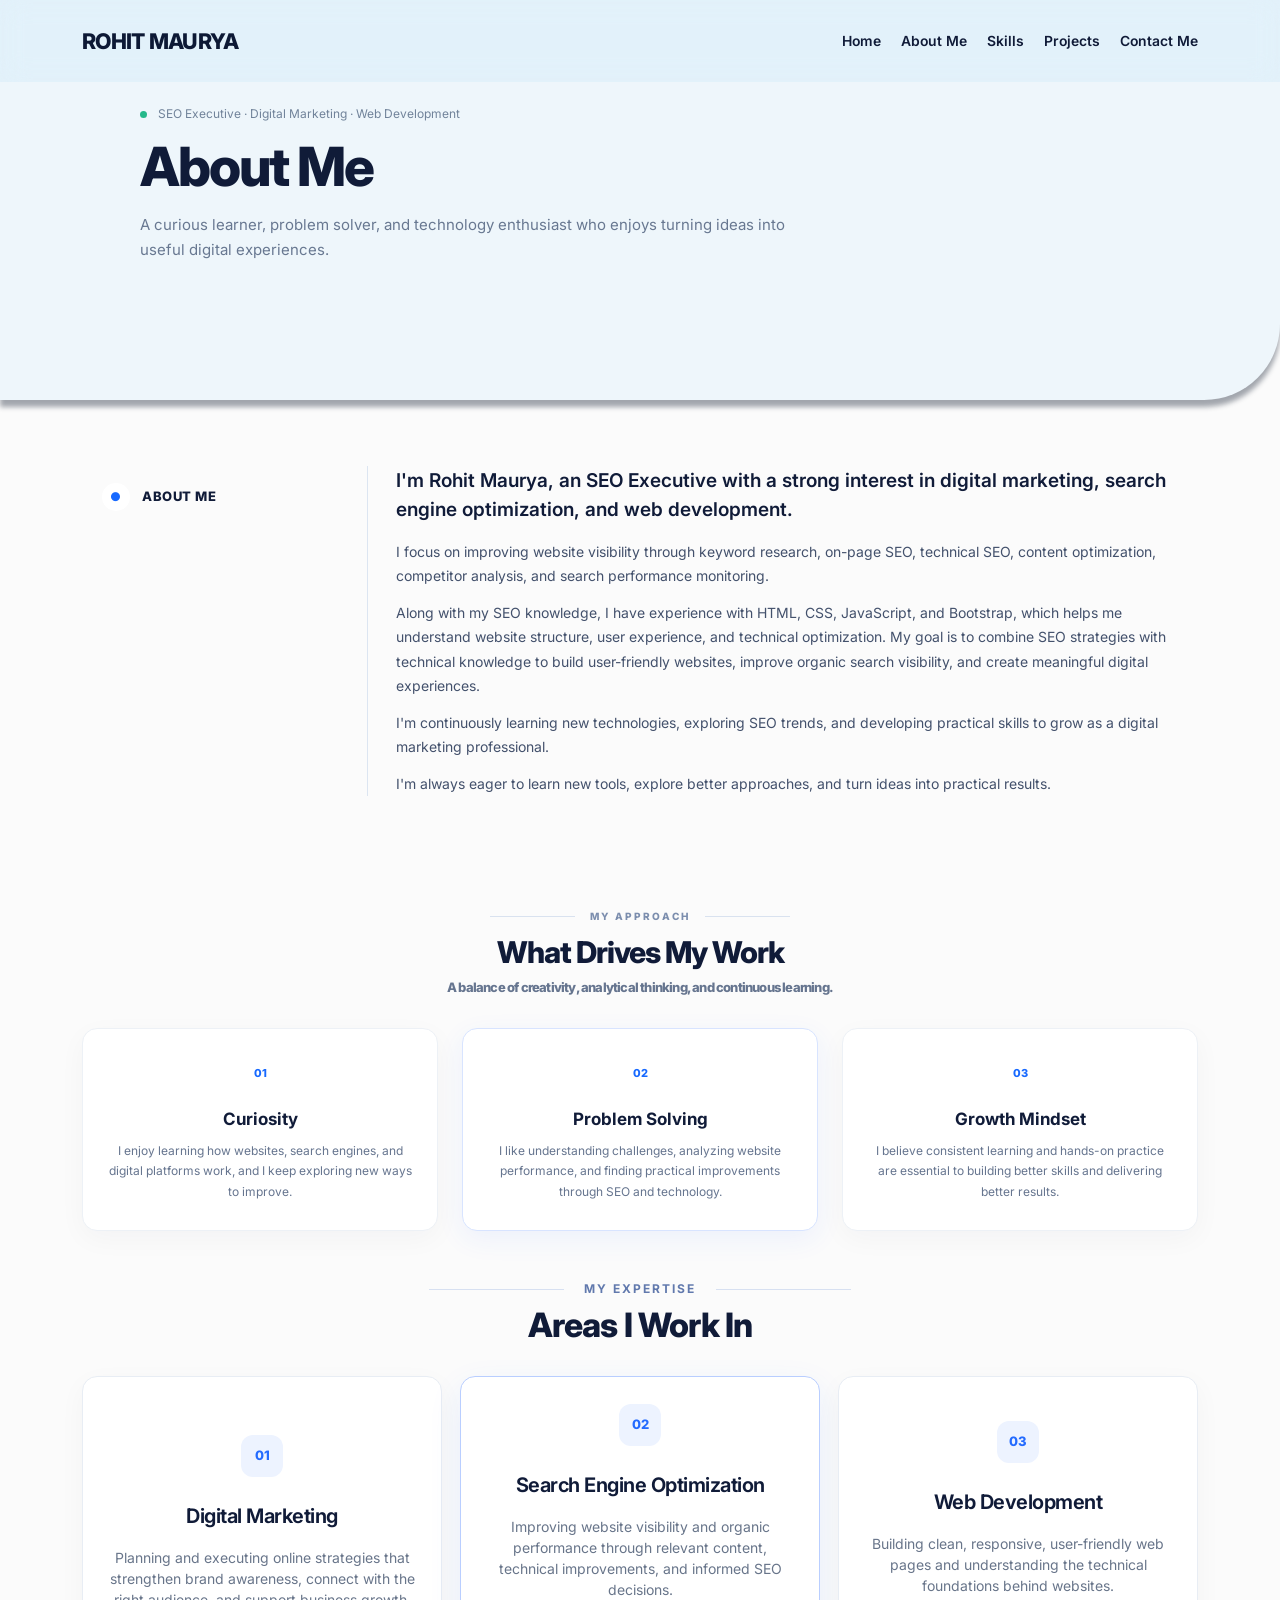
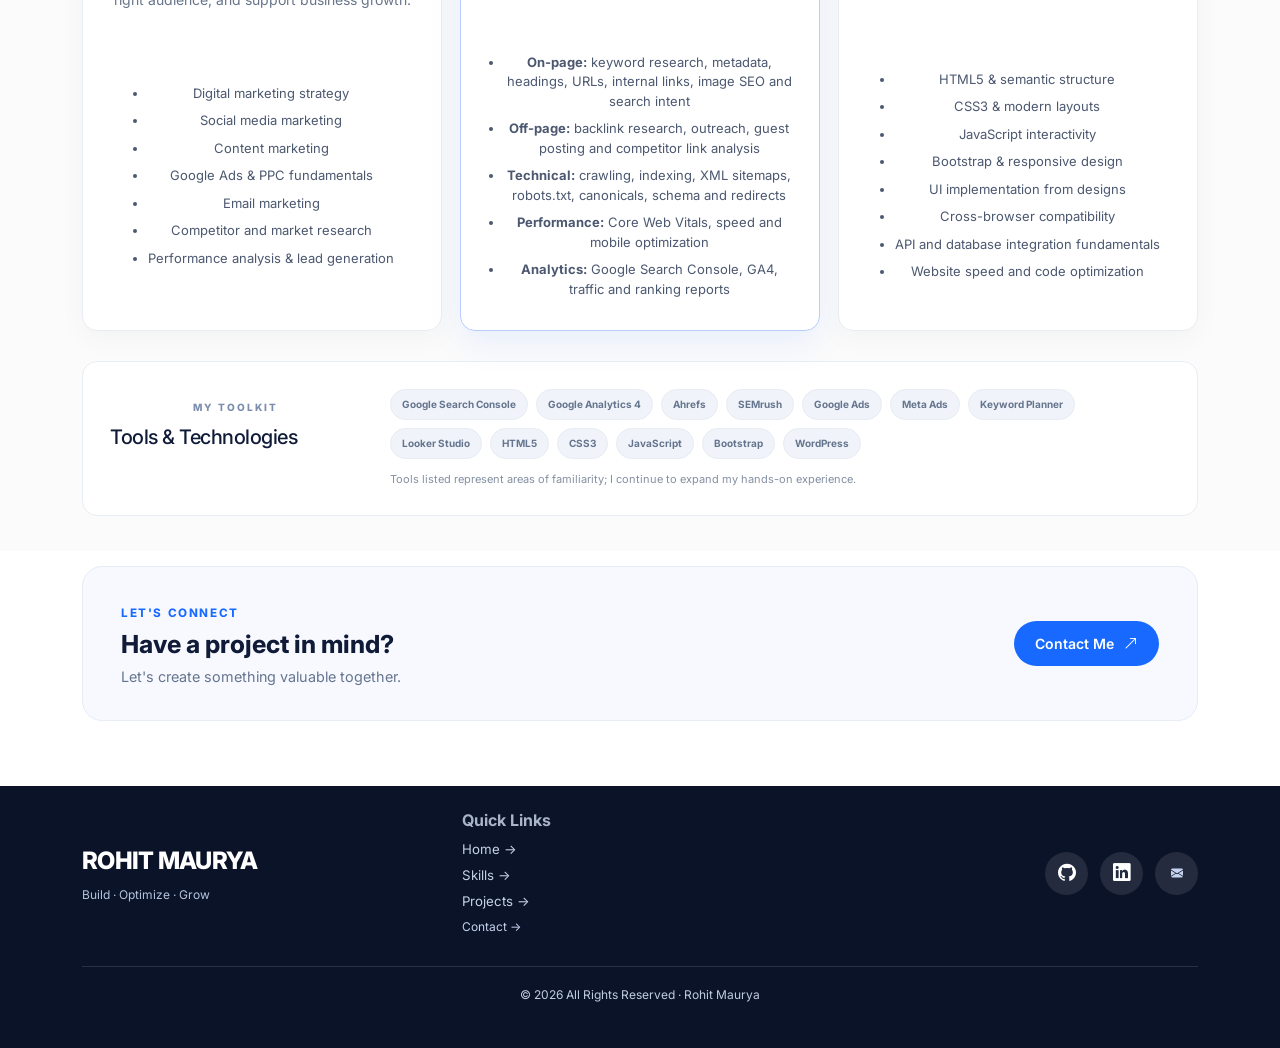
<file: aboutme.html>
<!DOCTYPE html>
<html lang="en">

<head>
    <meta charset="UTF-8">
    <meta name="viewport" content="width=device-width, initial-scale=1.0">
    <!-- google analytics -->
    <script async src="https://www.googletagmanager.com/gtm.js?id=GTM-5DVDJTVV"></script>
    <script>
        window.dataLayer = window.dataLayer || [];
        function gtag() { dataLayer.push(arguments); }
        gtag('js', new Date());
    </script>
    <!-- google analytics -->

    <!-- SEO Title -->
    <title>About Rohit Maurya | SEO & Digital Marketing Professional</title>

    <!-- Meta Description -->
    <meta name="description" content="Discover Rohit Maurya's professional journey in SEO, digital marketing, technical SEO, and web development.">

    <!-- Search Engine Indexing -->
    <meta name="robots" content="index, follow">

    <!-- Canonical URL -->
    <link rel="canonical" href="https://rohitmaurya.co.in/aboutme.html">

    <!-- Keywords for content planning; Google does not use meta keywords -->
    <meta name="author" content="Rohit Maurya">

    <!-- Open Graph / Social Sharing -->
    <meta property="og:title"
        content="Rohit Maurya | SEO Executive & Digital Marketing Professional">
    <meta property="og:description"
        content="Discover my work in SEO, digital marketing and web development.">
    <meta property="og:url" content="https://rohitmaurya.co.in/aboutme.html">
    <meta property="og:type" content="website">
    <meta property="og:image"
        content="https://rohitmaurya.co.in/images/og-image.jpg">

    <!-- Theme -->
    <meta name="theme-color" content="#111827">

    <!-- Bootstrap 5 -->
    <link href="https://cdn.jsdelivr.net/npm/bootstrap@5.3.3/dist/css/bootstrap.min.css" rel="stylesheet">
    <!-- Bootstrap Icons -->
    <link href="https://cdn.jsdelivr.net/npm/bootstrap-icons@1.11.3/font/bootstrap-icons.min.css" rel="stylesheet">
    <!-- Google Fonts -->
    <link href="https://fonts.googleapis.com/css2?family=Inter:wght@400;500;600;700;800&display=swap" rel="stylesheet">
    <!-- css -->
    <link rel="stylesheet" href="style.css">
    <link rel="icon" type="image/png" href="/image/fav.svg"   >
</head>

<body>

    <!-- Navbar -->
    <nav class="navbar navbar-expand-lg fixed-top" id="mainNav">
        <div class="container">
            <a class="navbar-brand" href="/index.html">
                ROHIT <span>MAURYA</span>
            </a>

            <button class="navbar-toggler" type="button" data-bs-toggle="collapse" data-bs-target="#navMenu"
                aria-controls="navMenu" aria-expanded="false" aria-label="Toggle navigation">
                <span class="navbar-toggler-icon"></span>
            </button>

            <div class="collapse navbar-collapse" id="navMenu">
                <ul class="navbar-nav ms-auto">
                    <li class="nav-item"><a class="nav-link" href="/index.html">Home</a></li>
                    <li class="nav-item"><a class="nav-link active" href="/aboutme.html">About Me</a></li>
                    <li class="nav-item"><a class="nav-link" href="/skill.html">Skills</a></li>
                    <li class="nav-item"><a class="nav-link" href="/projects.html">Projects</a></li>
                    <li class="nav-item"><a class="nav-link" href="/contact.html">Contact Me</a></li>
                </ul>
            </div>
        </div>
    </nav>

    <main>
         <header class="page-hero">
    <div class="container hero-inner">
      <div class="eyebrow"><span class="status-dot"></span> SEO Executive · Digital Marketing · Web Development</div>
      <h1>About <span>Me</span></h1>
      <p class="hero-copy">A curious learner, problem solver, and technology enthusiast who enjoys turning ideas into useful digital experiences.</p>
       
    </div>
  </header>

   
    <section class="section-wrap about-section" id="about-content">
      <div class="container">
        <div class="row g-4 align-items-start">
          <div class="col-lg-3">
            <div class="section-label"><span class="label-icon">●</span><span>ABOUT ME</span></div>
          </div>
          <div class="col-lg-9">
            <div class="about-copy">
              <h2>I'm Rohit Maurya, an SEO Executive with a strong interest in digital marketing, search engine optimization, and web development.</h2>
              <p>I focus on improving website visibility through keyword research, on-page SEO, technical SEO, content optimization, competitor analysis, and search performance monitoring.</p>
              <p>Along with my SEO knowledge, I have experience with HTML, CSS, JavaScript, and Bootstrap, which helps me understand website structure, user experience, and technical optimization. My goal is to combine SEO strategies with technical knowledge to build user-friendly websites, improve organic search visibility, and create meaningful digital experiences.</p>
              <p>I'm continuously learning new technologies, exploring SEO trends, and developing practical skills to grow as a digital marketing professional.</p>
              <p>I'm always eager to learn new tools, explore better approaches, and turn ideas into practical results.</p>
            </div>
          </div>
        </div>
      </div>
    </section>

    <section class="section-wrap journey-section">
      <div class="container">
        <div class="section-heading">
          <div class="section-kicker"><span></span> MY APPROACH <span></span></div>
          <h2>What Drives My Work</h2>
          <p class="section-subtitle">A balance of creativity, analytical thinking, and continuous learning.</p>
        </div>
        <div class="row g-4">
          <div class="col-md-4">
            <article class="info-card h-100">
              <div class="number-chip">01</div>
              <h3>Curiosity</h3>
              <p>I enjoy learning how websites, search engines, and digital platforms work, and I keep exploring new ways to improve.</p>
            </article>
          </div>
          <div class="col-md-4">
            <article class="info-card featured-card h-100">
              <div class="number-chip">02</div>
              <h3>Problem Solving</h3>
              <p>I like understanding challenges, analyzing website performance, and finding practical improvements through SEO and technology.</p>
            </article>
          </div>
          <div class="col-md-4">
            <article class="info-card h-100">
              <div class="number-chip">03</div>
              <h3>Growth Mindset</h3>
              <p>I believe consistent learning and hands-on practice are essential to building better skills and delivering better results.</p>
            </article>
          </div>
        </div>
      </div>
    </section>

     

     
  </main>
  
        <section class="skills-section section-space" id="skills">
            <div class="container">
                <div class="section-title">
                    <div class="title-divider"></div>
                    <span>MY EXPERTISE
</span>
                    <div class="title-divider"></div>
                </div>

                <h2 class="section-heading">Areas I Work In</h2>

                <!--  -->
                 <div class="skill-grid">
          <article class="skill-card">
            <div class="card-icon">01</div>
            <h3>Digital Marketing</h3>
            <p>Planning and executing online strategies that strengthen brand awareness, connect with the right audience, and support business growth.</p>
            <ul>
              <li>Digital marketing strategy</li><li>Social media marketing</li><li>Content marketing</li>
              <li>Google Ads &amp; PPC fundamentals</li><li>Email marketing</li><li>Competitor and market research</li>
              <li>Performance analysis &amp; lead generation</li>
            </ul>
          </article>
          <article class="skill-card featured">
            <div class="card-icon">02</div>
            <h3>Search Engine Optimization</h3>
            <p>Improving website visibility and organic performance through relevant content, technical improvements, and informed SEO decisions.</p>
            <ul>
              <li><strong>On-page:</strong> keyword research, metadata, headings, URLs, internal links, image SEO and search intent</li>
              <li><strong>Off-page:</strong> backlink research, outreach, guest posting and competitor link analysis</li>
              <li><strong>Technical:</strong> crawling, indexing, XML sitemaps, robots.txt, canonicals, schema and redirects</li>
              <li><strong>Performance:</strong> Core Web Vitals, speed and mobile optimization</li>
              <li><strong>Analytics:</strong> Google Search Console, GA4, traffic and ranking reports</li>
            </ul>
          </article>
          <article class="skill-card">
            <div class="card-icon">03</div>
            <h3>Web Development</h3>
            <p>Building clean, responsive, user-friendly web pages and understanding the technical foundations behind websites.</p>
            <ul>
              <li>HTML5 &amp; semantic structure</li><li>CSS3 &amp; modern layouts</li><li>JavaScript interactivity</li>
              <li>Bootstrap &amp; responsive design</li><li>UI implementation from designs</li>
              <li>Cross-browser compatibility</li><li>API and database integration fundamentals</li>
              <li>Website speed and code optimization</li>
            </ul>
          </article>
        </div>
           <div class="tools-panel">
          <div><p class="section-kicker">MY TOOLKIT</p><h3>Tools &amp; Technologies</h3></div>
          <div class="tool-tags">
            <span>Google Search Console</span><span>Google Analytics 4</span><span>Ahrefs</span>
            <span>SEMrush</span><span>Google Ads</span><span>Meta Ads</span>
            <span>Keyword Planner</span><span>Looker Studio</span><span>HTML5</span>
            <span>CSS3</span><span>JavaScript</span><span>Bootstrap</span><span>WordPress</span>
          </div>
          <p class="tool-note">Tools listed represent areas of familiarity; I continue to expand my hands-on experience.</p>
        </div>
                <!--  -->
            </div>
        </section>

        <!-- Contact -->
        <section class="contact-strip" id="contact">
            <div class="container">
                <div class="contact-inner">
                    <div>
                        <span class="contact-eyebrow">LET'S CONNECT</span>
                        <h2>Have a project in mind?</h2>
                        <p>Let's create something valuable together.</p>
                    </div>

                    <a class="contact-button" href="/contact.html">
                        Contact Me <i class="bi bi-arrow-up-right"></i>
                    </a>
                </div>
            </div>
        </section>
    </main>

      
  </main>

  <!-- Footer -->
    <footer class="footer">
        <div class="container">
            <div class="row align-items-center gy-4">
                <div class="col-md-4">
                    <a class="footer-brand" href="#home">
                        ROHIT <span>MAURYA</span>
                    </a>
                    <p class="footer-tagline">Build · Optimize · Grow</p>
                </div>


                <div class="col-md-4 footer-middle">
                    <h3>Quick Links</h3>
                    <a href="/index.html">Home →</a>
                    <a href="/skill.html">Skills →</a>
                    <a href="/projects.html">Projects →</a>
                    <a href="/contact.html">Contact →</a>
                </div>

                <div class="col-md-4">
                    <div class="social-links">
                        <a href="https://github.com/rohitmaurya06" aria-label="GitHub"><i class="bi bi-github"></i></a>
                        <a href="#" aria-label="LinkedIn"><i class="bi bi-linkedin"></i></a>
                        <a href="mailto:rohitmaurya0117@gmail.com" aria-label="Email">
                            <i class="bi bi-envelope-fill"></i>
                        </a>
                    </div>
                </div>
            </div>

            <div class="footer-bottom">
                <p>© <span id="year"></span> All Rights Reserved · Rohit Maurya</p>
            </div>
        </div>
    </footer>
     
    <script src="https://cdn.jsdelivr.net/npm/bootstrap@5.3.3/dist/js/bootstrap.bundle.min.js"></script>
    <script src="script.js"></script>
</body>

</html>
</file>
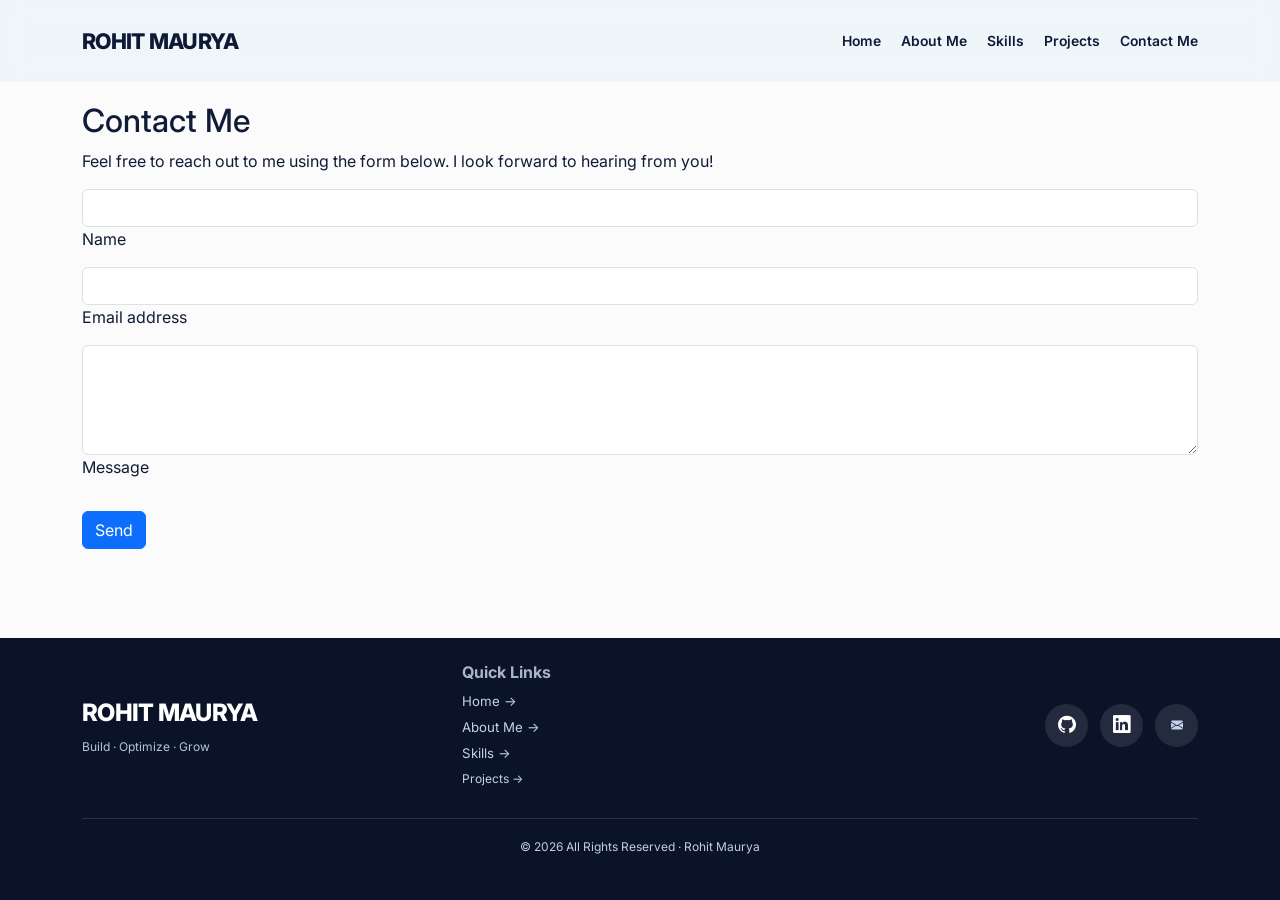
<file: contact.html>
<!DOCTYPE html>
<html lang="en">

<head>
    <meta charset="UTF-8">
    <meta name="viewport" content="width=device-width, initial-scale=1.0">

    <!-- google analytics -->
    <script async src="https://www.googletagmanager.com/gtm.js?id=GTM-5DVDJTVV"></script>
    <script>
        window.dataLayer = window.dataLayer || [];
        function gtag() { dataLayer.push(arguments); }
        gtag('js', new Date());
    </script>
    <!-- google analytics -->

    <!-- SEO Title -->
    <title>Rohit Maurya | SEO Executive & Digital Marketing Professional</title>

    <!-- Meta Description -->
    <meta name="description"
        content="Meet Rohit Maurya, an SEO Executive passionate about digital marketing, search engine optimization, and web development. Explore my skills and professional work.">

    <!-- Search Engine Indexing -->
    <meta name="robots" content="index, follow">

    <!-- Canonical URL -->
    <link rel="canonical" href="https://rohitmaurya.co.in/contact.html">

    <!-- Keywords for content planning; Google does not use meta keywords -->
    <meta name="author" content="Rohit Maurya">

    <!-- Open Graph / Social Sharing -->
    <meta property="og:title" content="Rohit Maurya | SEO Executive & Digital Marketing Professional">
    <meta property="og:description" content="Discover my work in SEO, digital marketing and web development.">
    <meta property="og:url" content="https://rohitmaurya.co.in/contact.html">
    <meta property="og:type" content="website">
    <meta property="og:image" content="https://rohitmaurya.co.in/image/fav.svg">

    <!-- Theme -->
    <meta name="theme-color" content="#111827">

    <!-- Bootstrap 5 -->
    <link href="https://cdn.jsdelivr.net/npm/bootstrap@5.3.3/dist/css/bootstrap.min.css" rel="stylesheet">
    <!-- Bootstrap Icons -->
    <link href="https://cdn.jsdelivr.net/npm/bootstrap-icons@1.11.3/font/bootstrap-icons.min.css" rel="stylesheet">
    <!-- Google Fonts -->
    <link href="https://fonts.googleapis.com/css2?family=Inter:wght@400;500;600;700;800&display=swap" rel="stylesheet">
    <!-- css -->
    <link rel="stylesheet" href="style.css">
    <link rel="icon" type="image/png" href="/image/fav.svg">


</head>

<body>

    <!-- Navbar -->
    <nav class="navbar navbar-expand-lg fixed-top" id="mainNav">
        <div class="container">
            <a class="navbar-brand" href="/index.html">
                ROHIT <span>MAURYA</span>
            </a>

            <button class="navbar-toggler" type="button" data-bs-toggle="collapse" data-bs-target="#navMenu"
                aria-controls="navMenu" aria-expanded="false" aria-label="Toggle navigation">
                <span class="navbar-toggler-icon"></span>
            </button>

            <div class="collapse navbar-collapse" id="navMenu">
                <ul class="navbar-nav ms-auto">
                    <li class="nav-item"><a class="nav-link  " href="/index.html">Home</a></li>
                    <li class="nav-item"><a class="nav-link" href="/aboutme.html">About Me</a></li>
                    <li class="nav-item"><a class="nav-link" href="/skill.html">Skills</a></li>
                    <li class="nav-item"><a class="nav-link" href="/projects.html">Projects</a></li>
                    <li class="nav-item"><a class="nav-link active" href="/contact.html">Contact Me</a></li>
                </ul>
            </div>
        </div>
    </nav>

    <main class="main-content  ">
        

         

        <!-- Contact -->
         
    </main>
<div class="container contact-form">
  <h2>Contact Me</h2>
  <p>Feel free to reach out to me using the form below. I look forward to hearing from you!</p>
<form action="https://api.web3forms.com/submit" method="POST">
  <input type="hidden" name="access_key" value="4bdab5cf-2338-47f8-ba05-c8f7732a10eb">
   <!-- Name input -->
  <div data-mdb-input-init class="form-outline mb-2">
    <input type="text" id="name" name="name" class="form-control " required/>
    <label class="form-label" for="name">Name</label>
  </div>

  <!-- Email input -->
  <div data-mdb-input-init class="form-outline mb-2">
    <input type="email" id="email" name="email" class="form-control" />
    <label class="form-label" for="email">Email address</label>
  </div>


  <!-- Message input -->
  <div data-mdb-input-init class="form-outline mb-4">
    <textarea class="form-control" id="message" name="message" rows="4"></textarea>
    <label class="form-label" for="message">Message</label>
  </div>
    <div class="h-captcha" data-captcha="true"></div>
  <!-- Submit button -->
  <button data-mdb-button-init id="submit-form" type="submit" data-mdb-ripple-init class="btn btn-primary btn-block mb-4">
    Send
  </button>
</form>
  </div>   

    <!-- Footer -->
    <footer class="footer">
        <div class="container">
            <div class="row align-items-center gy-4">
                <div class="col-md-4">
                    <a class="footer-brand" href="/index.html">
                        ROHIT <span>MAURYA</span>
                    </a>
                    <p class="footer-tagline">Build · Optimize · Grow</p>
                </div>


                <div class="col-md-4 footer-middle">
                    <h3>Quick Links</h3>
                    <a href="/index.html">Home →</a>
                    <a href="/aboutme.html">About Me →</a>
                    <a href="/skill.html">Skills →</a>
                    <a href="/projects.html">Projects →</a>
                </div>

                <div class="col-md-4">
                    <div class="social-links">
                        <a href="https://github.com/rohitmaurya06" aria-label="GitHub"><i class="bi bi-github"></i></a>
                        <a href="#" aria-label="LinkedIn"><i class="bi bi-linkedin"></i></a>
                        <a href="mailto:rohitmaurya0117@gmail.com" aria-label="Email">
                            <i class="bi bi-envelope-fill"></i>
                        </a>
                    </div>
                </div>
            </div>

            <div class="footer-bottom">
                <p>© <span id="year"></span> All Rights Reserved · Rohit Maurya</p>
            </div>
        </div>
    </footer>
    <script src="https://web3forms.com/client/script.js" async defer></script>
    <script src="https://cdn.jsdelivr.net/npm/bootstrap@5.3.3/dist/js/bootstrap.bundle.min.js"></script>
    <script src="script.js"></script>
</body>

</html>
</file>
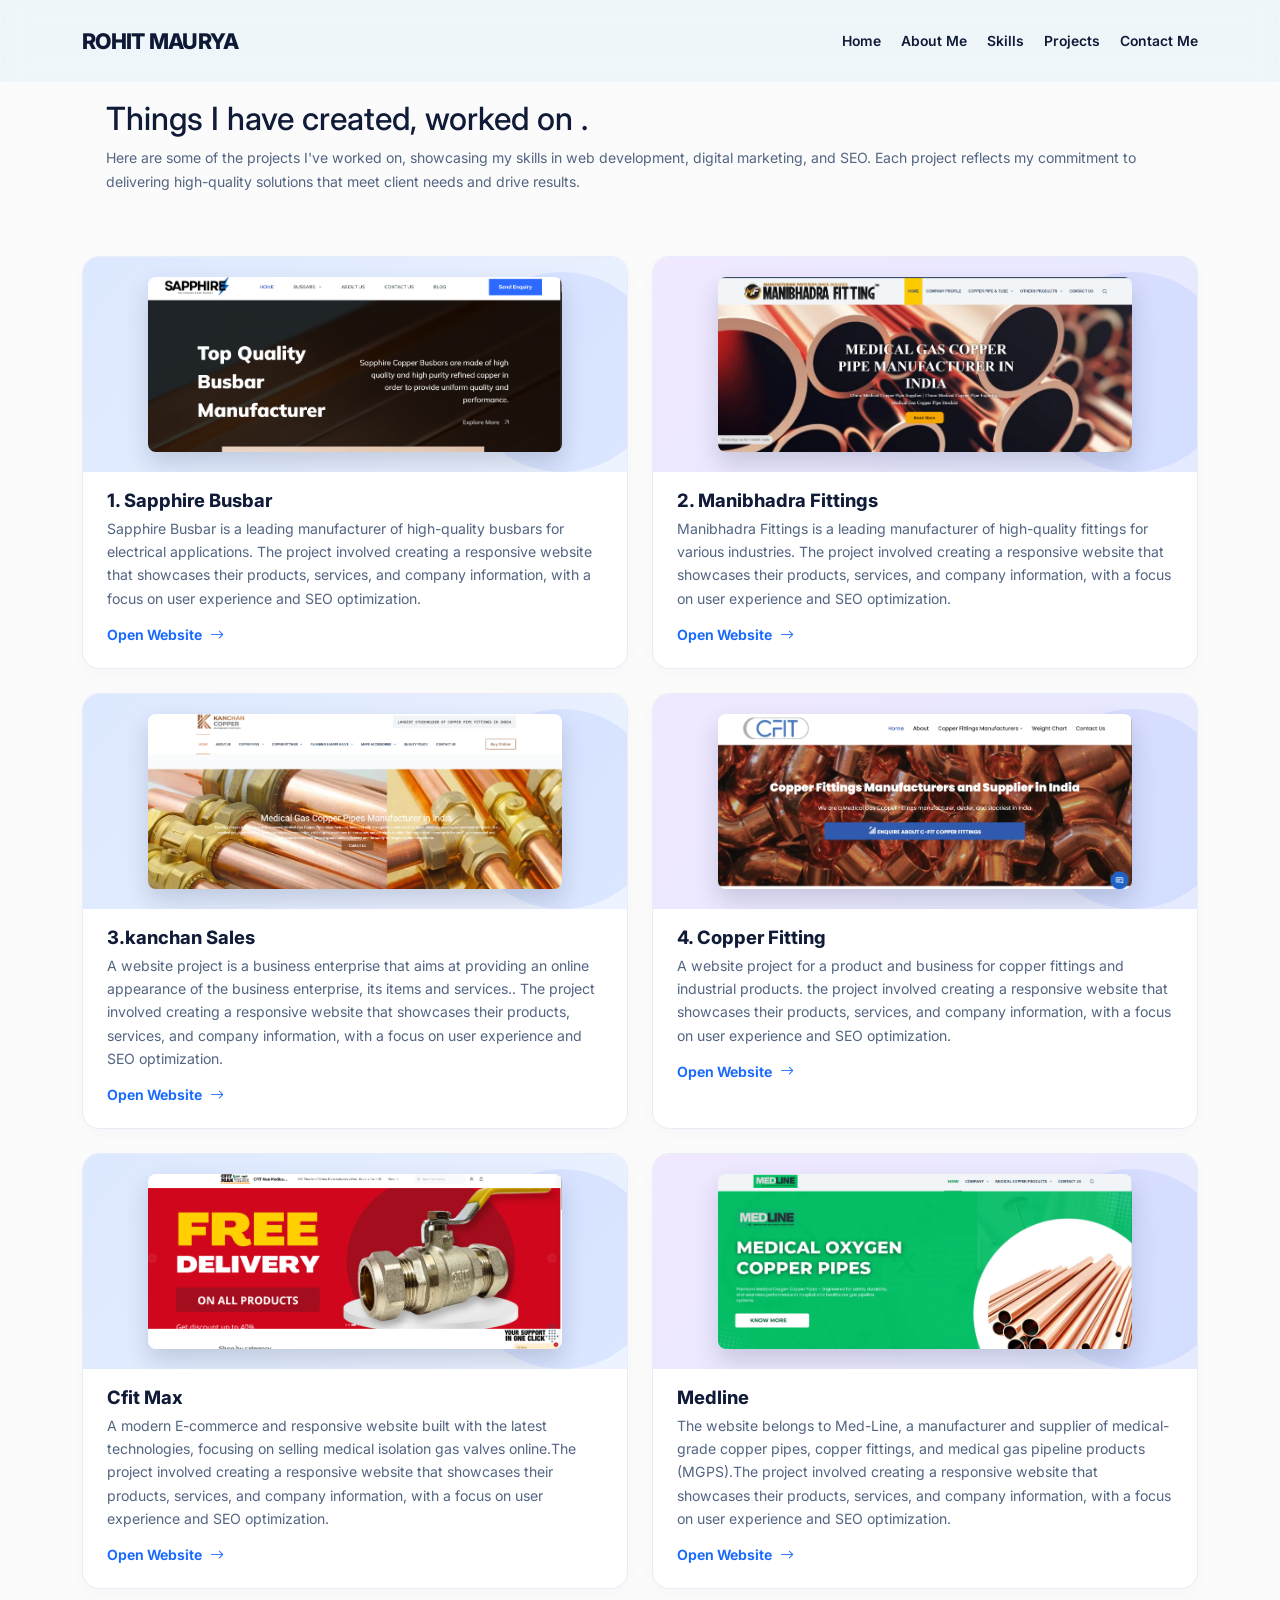
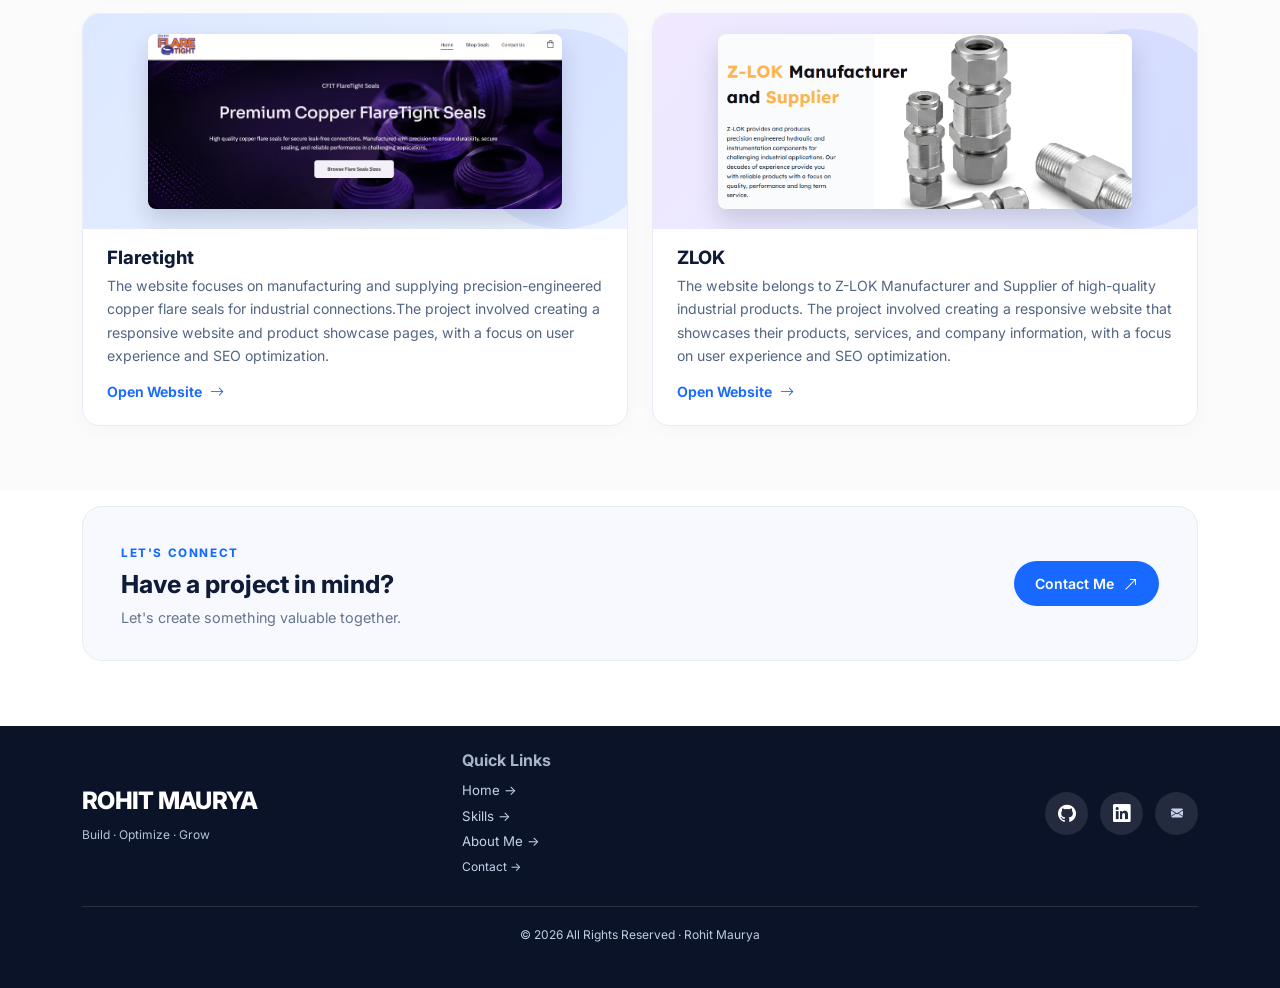
<file: projects.html>
<!DOCTYPE html>
<html lang="en">

<head>
    <meta charset="UTF-8">
    <meta name="viewport" content="width=device-width, initial-scale=1.0">
    <!-- google analytics -->
    <script async src="https://www.googletagmanager.com/gtm.js?id=GTM-5DVDJTVV"></script>
    <script>
        window.dataLayer = window.dataLayer || [];
        function gtag() { dataLayer.push(arguments); }
        gtag('js', new Date());
    </script>
    <!-- google analytics -->

    <!-- SEO Title -->
    <title>My Projects | SEO & Web Development Portfolio – Rohit Maurya</title>

    <!-- Meta Description -->
    <meta name="description"
        content="Explore Rohit Maurya's projects in SEO, digital marketing, and web development. Discover website designs, SEO strategies, and practical digital solutions.">

    <!-- Search Engine Indexing -->
    <meta name="robots" content="index, follow">

    <!-- Canonical URL -->
    <link rel="canonical" href="https://rohitmaurya.co.in/projects.html">

    <!-- Keywords for content planning; Google does not use meta keywords -->
    <meta name="author" content="Rohit Maurya">

    <!-- Open Graph / Social Sharing -->
    <meta property="og:title"
        content="Rohit Maurya | SEO Executive & Digital Marketing Professional">
    <meta property="og:description"
        content="Discover my work in SEO, digital marketing and web development.">
    <meta property="og:url" content="https://rohitmaurya.co.in/">
    <meta property="og:type" content="website">
    <meta property="og:image"
        content="https://rohitmaurya.co.in/images/og-image.jpg">

    <!-- Theme -->
    <meta name="theme-color" content="#111827">

    <!-- Bootstrap 5 -->
    <link href="https://cdn.jsdelivr.net/npm/bootstrap@5.3.3/dist/css/bootstrap.min.css" rel="stylesheet">
    <!-- Bootstrap Icons -->
    <link href="https://cdn.jsdelivr.net/npm/bootstrap-icons@1.11.3/font/bootstrap-icons.min.css" rel="stylesheet">
    <!-- Google Fonts -->
    <link href="https://fonts.googleapis.com/css2?family=Inter:wght@400;500;600;700;800&display=swap" rel="stylesheet">
    <!-- css -->
    <link rel="stylesheet" href="style.css">
    <link rel="icon" type="image/png" href="/image/fav.svg"   >
</head>

<body>

    <!-- Navbar -->
    <nav class="navbar navbar-expand-lg fixed-top" id="mainNav">
        <div class="container">
            <a class="navbar-brand" href="/contact.html">
                ROHIT <span>MAURYA</span>
            </a>

            <button class="navbar-toggler" type="button" data-bs-toggle="collapse" data-bs-target="#navMenu"
                aria-controls="navMenu" aria-expanded="false" aria-label="Toggle navigation">
                <span class="navbar-toggler-icon"></span>
            </button>

            <div class="collapse navbar-collapse" id="navMenu">
                <ul class="navbar-nav ms-auto">
                    <li class="nav-item"><a class="nav-link" href="/index.html">Home</a></li>
                    <li class="nav-item"><a class="nav-link" href="/aboutme.html">About Me</a></li>
                    <li class="nav-item"><a class="nav-link" href="/skill.html">Skills</a></li>
                    <li class="nav-item"><a class="nav-link active" href="/projects.html">Projects</a></li>
                    <li class="nav-item"><a class="nav-link" href="/contact.html">Contact Me</a></li>
                </ul>
            </div>
        </div>
    </nav>

    <main>

         
        <section class="projects-section section-space" id="projects">
            <div class="container">
                <!-- ---------------------------- -->
                <div class="project-content container " id="projects">
                    <h2>Things I have created, worked on .</h2>
                    <p>
                        Here are some of the projects I've worked on, showcasing my skills in web development,
                        digital marketing, and SEO. Each project reflects my commitment to delivering high-quality
                        solutions that meet client needs and drive results.
                    </p>

                </div>
                <!-- -------------------- -->

                <div class="row g-4 project-grid">
                    <!-- Project 1 -->
                    <div class="col-lg-6">
                        <article class="project-card">
                            <div class="project-visual web-visual">
                                <div class="visual-circle"></div>
                                <img src="/image/sapphire busbar.png" alt="Web development workspace" loading="lazy">
                            </div>

                            <div class="project-content">
                                <h3>1. Sapphire Busbar</h3>
                                <p>
                                    Sapphire Busbar is a leading manufacturer of high-quality busbars for electrical
                                    applications. The project involved creating a responsive website that showcases
                                    their products, services, and company information, with a focus on user experience
                                    and SEO optimization.
                                </p>
                                <a href="https://busbar.in/" class="project-link">
                                    Open Website <i class="bi bi-arrow-right"></i>
                                </a>
                            </div>
                        </article>
                    </div>
                    <!-- project 1 end-->

                    <!-- Project 2 -->
                    <div class="col-lg-6">
                        <article class="project-card">
                            <div class="project-visual marketing-visual">
                                <div class="visual-circle"></div>
                                <img src="/image/manibhadra.png" alt="manibhadrafittings" loading="lazy">
                            </div>

                            <div class="project-content">
                                <h3>2. Manibhadra Fittings</h3>
                                <p>
                                    Manibhadra Fittings is a leading manufacturer of high-quality fittings for various
                                    industries. The project involved creating a responsive website that showcases their
                                    products, services, and company information, with a focus on user experience and SEO
                                    optimization.
                                </p>
                                <a href="https://manibhadrafittings.com/" class="project-link">
                                    Open Website <i class="bi bi-arrow-right"></i>
                                </a>
                            </div>
                        </article>
                    </div>
                    <!-- Project 2 end-->

                    <!-- Project 3 -->
                    <div class="col-lg-6">
                        <article class="project-card">
                            <div class="project-visual web-visual">
                                <div class="visual-circle"></div>
                                <img src="/image/kanchansales.png " alt="kanchansales" loading="lazy">
                            </div>

                            <div class="project-content">
                                <h3>3.kanchan Sales </h3>
                                <p>
                                    A website project is a business enterprise that aims at providing an online
                                    appearance of the business enterprise, its items and services.. The project involved
                                    creating a responsive website that showcases their products, services, and company
                                    information, with a focus on user experience and SEO optimization.
                                </p>
                                <a href="https://kanchansales.com/" class="project-link">
                                    Open Website <i class="bi bi-arrow-right"></i>
                                </a>
                            </div>
                        </article>
                    </div>
                    <!-- Project 3 end-->

                    <!-- Project 4 -->
                    <div class="col-lg-6">
                        <article class="project-card">
                            <div class="project-visual marketing-visual">
                                <div class="visual-circle"></div>
                                <img src="/image/copperfitting.png" alt="Digital marketing analytics dashboard"
                                    loading="lazy">
                            </div>

                            <div class="project-content">
                                <h3>4. Copper Fitting</h3>
                                <p>
                                    A website project for a product and business for copper fittings and industrial
                                    products.
                                    the project involved creating a responsive website that showcases their products,
                                    services, and company information, with a focus on user experience and SEO
                                    optimization.
                                </p>
                                <a href="https://copperfitting.in/" class="project-link">
                                    Open Website <i class="bi bi-arrow-right"></i>
                                </a>
                            </div>
                        </article>
                    </div>
                    <!-- Project 4 end-->
                    <!-- Project 5 -->
                    <div class="col-lg-6">
                        <article class="project-card">
                            <div class="project-visual web-visual">
                                <div class="visual-circle"></div>
                                <img src="/image/cfitmax.png" alt="cfit Max" loading="lazy">
                            </div>

                            <div class="project-content">
                                <h3>Cfit Max</h3>
                                <p>
                                    A modern E-commerce and responsive website built with the latest
                                    technologies, focusing on selling medical isolation gas valves online.The project
                                    involved creating a responsive website that showcases their products, services, and
                                    company information, with a focus on user experience and SEO optimization.
                                </p>
                                <a href="https://cfitmax.com/" class="project-link">
                                    Open Website <i class="bi bi-arrow-right"></i>
                                </a>
                            </div>
                        </article>
                    </div>
                    <!-- Project 5 end-->

                    <!-- Project 6 -->
                    <div class="col-lg-6">
                        <article class="project-card">
                            <div class="project-visual marketing-visual">
                                <div class="visual-circle"></div>
                                <img src="/image/medline.png" alt="Digital marketing analytics dashboard"
                                    loading="lazy">
                            </div>

                            <div class="project-content">
                                <h3>Medline</h3>
                                <p>
                                    The website belongs to Med-Line, a manufacturer and supplier of medical-grade copper
                                    pipes, copper fittings, and medical gas pipeline products (MGPS).The project
                                    involved creating a responsive website that showcases their products, services, and
                                    company information, with a focus on user experience and SEO optimization.
                                </p>
                                <a href="https://medicalpipelines.com/" class="project-link">
                                    Open Website <i class="bi bi-arrow-right"></i>
                                </a>
                            </div>
                        </article>
                    </div>
                    <!-- Project 6 end-->

                    <!-- Project 7 -->
                    <div class="col-lg-6">
                        <article class="project-card">
                            <div class="project-visual web-visual">
                                <div class="visual-circle"></div>
                                <img src="/image/flaretight.png" alt="Web development workspace" loading="lazy">
                            </div>

                            <div class="project-content">
                                <h3>Flaretight</h3>
                                <p>
                                    The website focuses on manufacturing and supplying precision-engineered copper flare
                                    seals for industrial connections.The project involved creating a responsive website
                                    and product showcase pages, with a focus on user experience and SEO optimization.
                                </p>
                                <a href="https://flaretight.com/" class="project-link">
                                    Open Website <i class="bi bi-arrow-right"></i>
                                </a>
                            </div>
                        </article>
                    </div>
                    <!-- Project 7 end-->

                    <!-- Project 8 -->
                    <div class="col-lg-6">
                        <article class="project-card">
                            <div class="project-visual marketing-visual">
                                <div class="visual-circle"></div>
                                <img src="/image/zlok.png" alt="Digital marketing analytics dashboard" loading="lazy">
                            </div>

                            <div class="project-content">
                                <h3>ZLOK</h3>
                                <p>
                                    The website belongs to Z-LOK Manufacturer and Supplier of high-quality industrial
                                    products. The project involved creating a responsive website that showcases their
                                    products, services, and company information, with a focus on user experience and SEO
                                    optimization.
                                </p>
                                <a href="https://z-lok.com/" class="project-link">
                                    Open Website <i class="bi bi-arrow-right"></i>
                                </a>
                            </div>
                        </article>
                    </div>
                    <!-- Project 8 end-->
                </div>
            </div>
        </section>


        <!-- Contact -->
        <section class="contact-strip" id="contact">
            <div class="container">
                <div class="contact-inner">
                    <div>
                        <span class="contact-eyebrow">LET'S CONNECT</span>
                        <h2>Have a project in mind?</h2>
                        <p>Let's create something valuable together.</p>
                    </div>

                    <a class="contact-button" href="/contact.html">
                        Contact Me <i class="bi bi-arrow-up-right"></i>
                    </a>
                </div>
            </div>
        </section>
    </main>

    <!-- Footer -->
    <footer class="footer">
        <div class="container">
            <div class="row align-items-center gy-4">
                <div class="col-md-4">
                    <a class="footer-brand" href="/index.html">
                        ROHIT <span>MAURYA</span>
                    </a>
                    <p class="footer-tagline">Build · Optimize · Grow</p>
                </div>


                <div class="col-md-4 footer-middle">
                    <h3>Quick Links</h3>
                    <a href="/index.html">Home →</a>
                    <a href="/skill.html">Skills →</a>
                    <a href="/aboutme.html">About Me →</a>
                    <a href="/contact.html">Contact →</a>
                </div>

                <div class="col-md-4">
                    <div class="social-links">
                        <a href="https://github.com/rohitmaurya06" aria-label="GitHub"><i class="bi bi-github"></i></a>
                        <a href="#" aria-label="LinkedIn"><i class="bi bi-linkedin"></i></a>
                        <a href="mailto:rohitmaurya0117@gmail.com" aria-label="Email">
                            <i class="bi bi-envelope-fill"></i>
                        </a>
                    </div>
                </div>
            </div>

            <div class="footer-bottom">
                <p>© <span id="year"></span> All Rights Reserved · Rohit Maurya</p>
            </div>
        </div>
    </footer>

     

    <script src="https://cdn.jsdelivr.net/npm/bootstrap@5.3.3/dist/js/bootstrap.bundle.min.js"></script>
    <script src="script.js"></script>

</body>

</html>
</file>
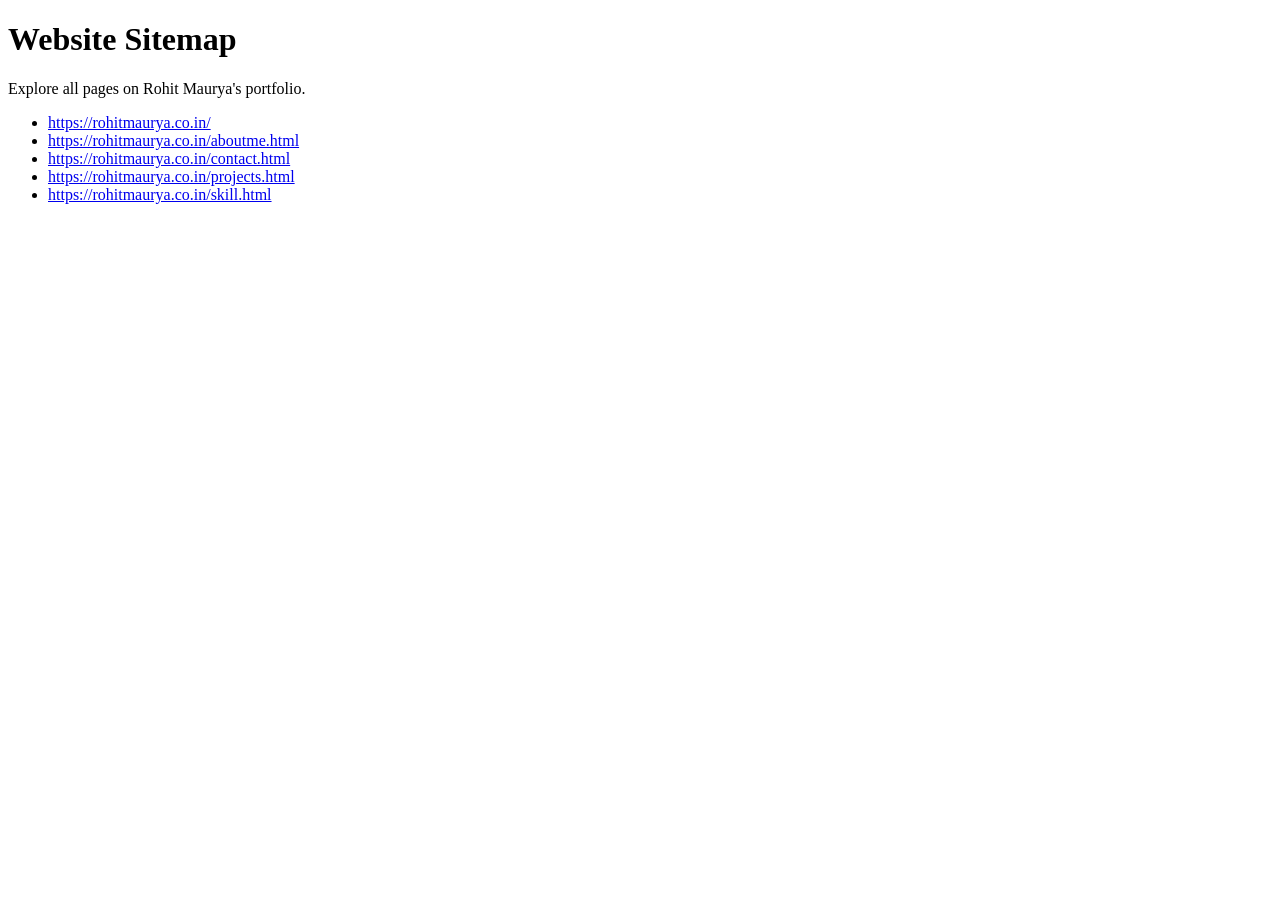
<file: sitemap.html>
<!DOCTYPE html>
<html lang="en">
<head>
  <meta charset="UTF-8">
  <meta name="viewport" content="width=device-width, initial-scale=1">
  <meta name="robots" content="index,follow">
  <title>HTML Sitemap | Rohit Maurya</title>
  <meta name="description"
        content="Browse all pages on Rohit Maurya's professional portfolio website.">
  <link rel="canonical"
        href="https://rohitmaurya.co.in/sitemap.html">
</head>
<body>
  <h1>Website Sitemap</h1>
  <p>Explore all pages on Rohit Maurya's portfolio.</p>
  <ul>
    <li><a href="https://rohitmaurya.co.in/">https://rohitmaurya.co.in/</a></li>
<li><a href="https://rohitmaurya.co.in/aboutme.html">https://rohitmaurya.co.in/aboutme.html</a></li>
<li><a href="https://rohitmaurya.co.in/contact.html">https://rohitmaurya.co.in/contact.html</a></li>
<li><a href="https://rohitmaurya.co.in/projects.html">https://rohitmaurya.co.in/projects.html</a></li>
<li><a href="https://rohitmaurya.co.in/skill.html">https://rohitmaurya.co.in/skill.html</a></li>
  </ul>
</body>
</html>
</file>
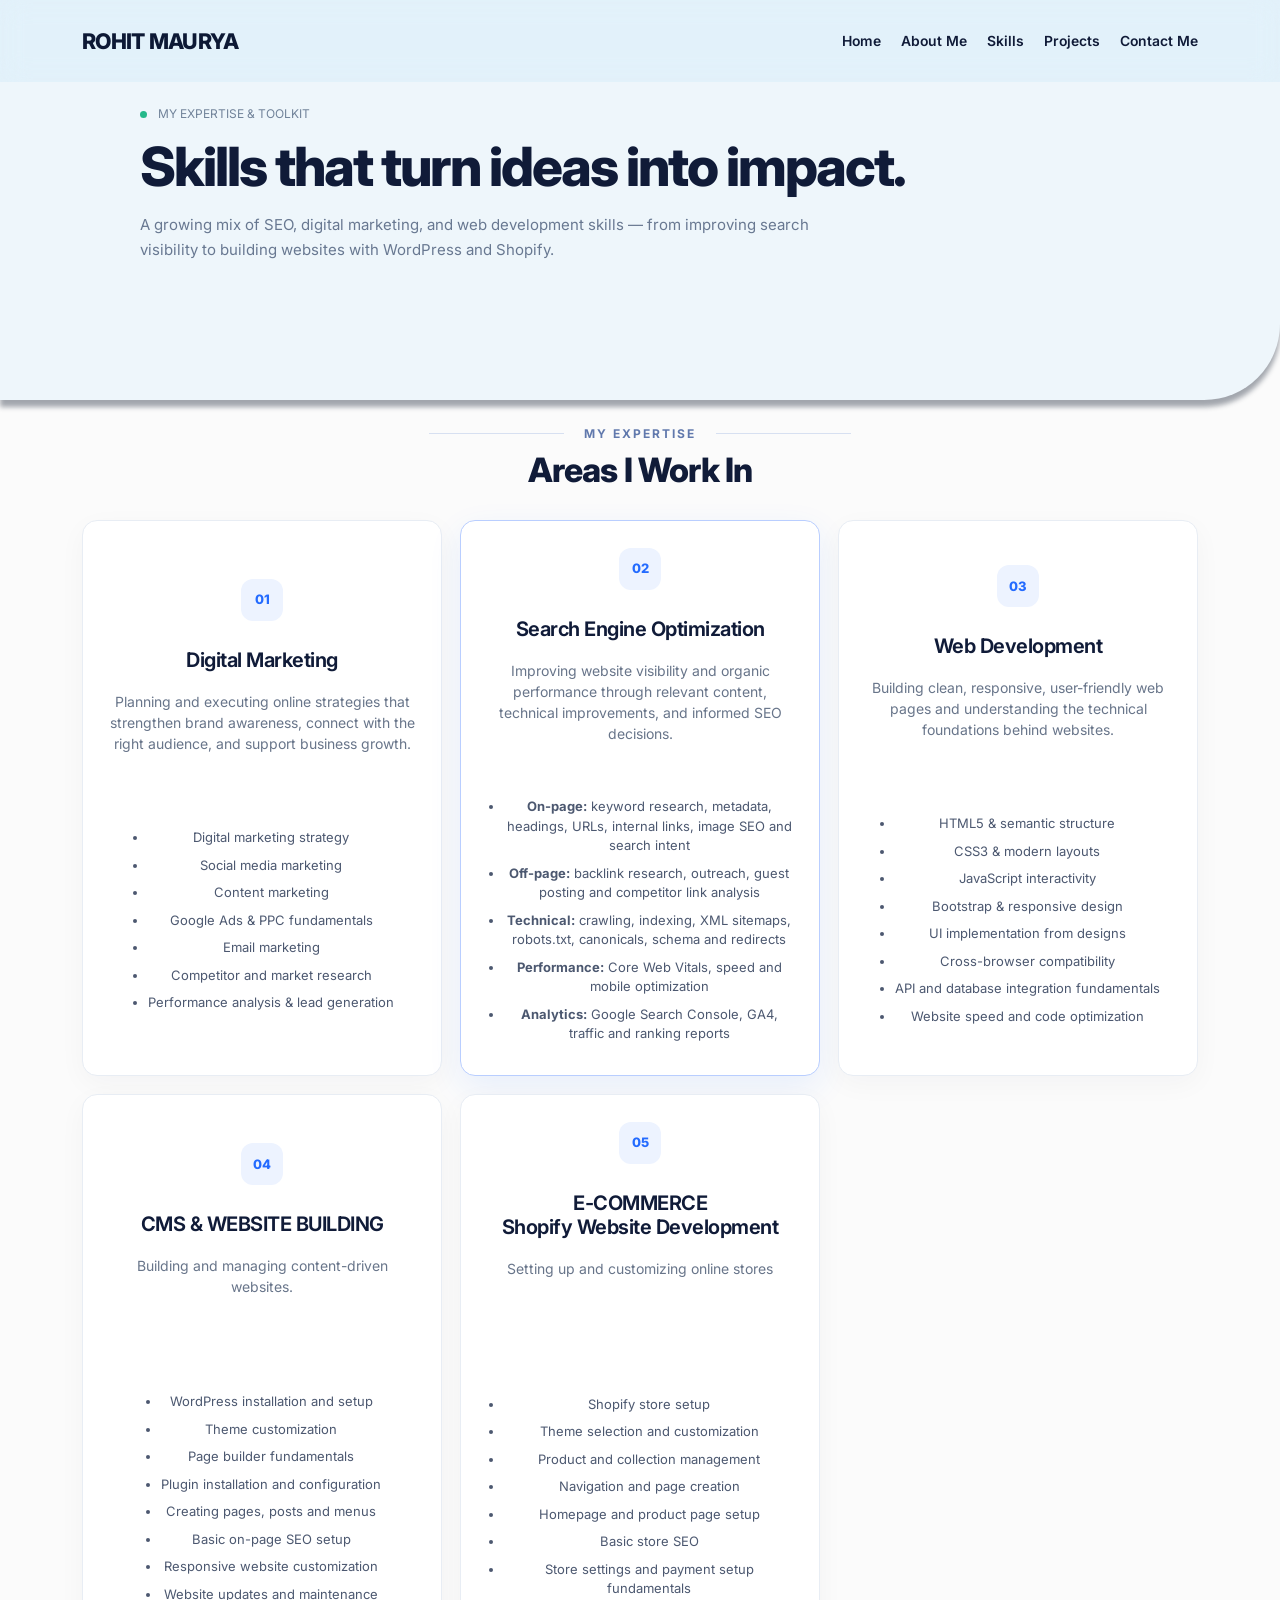
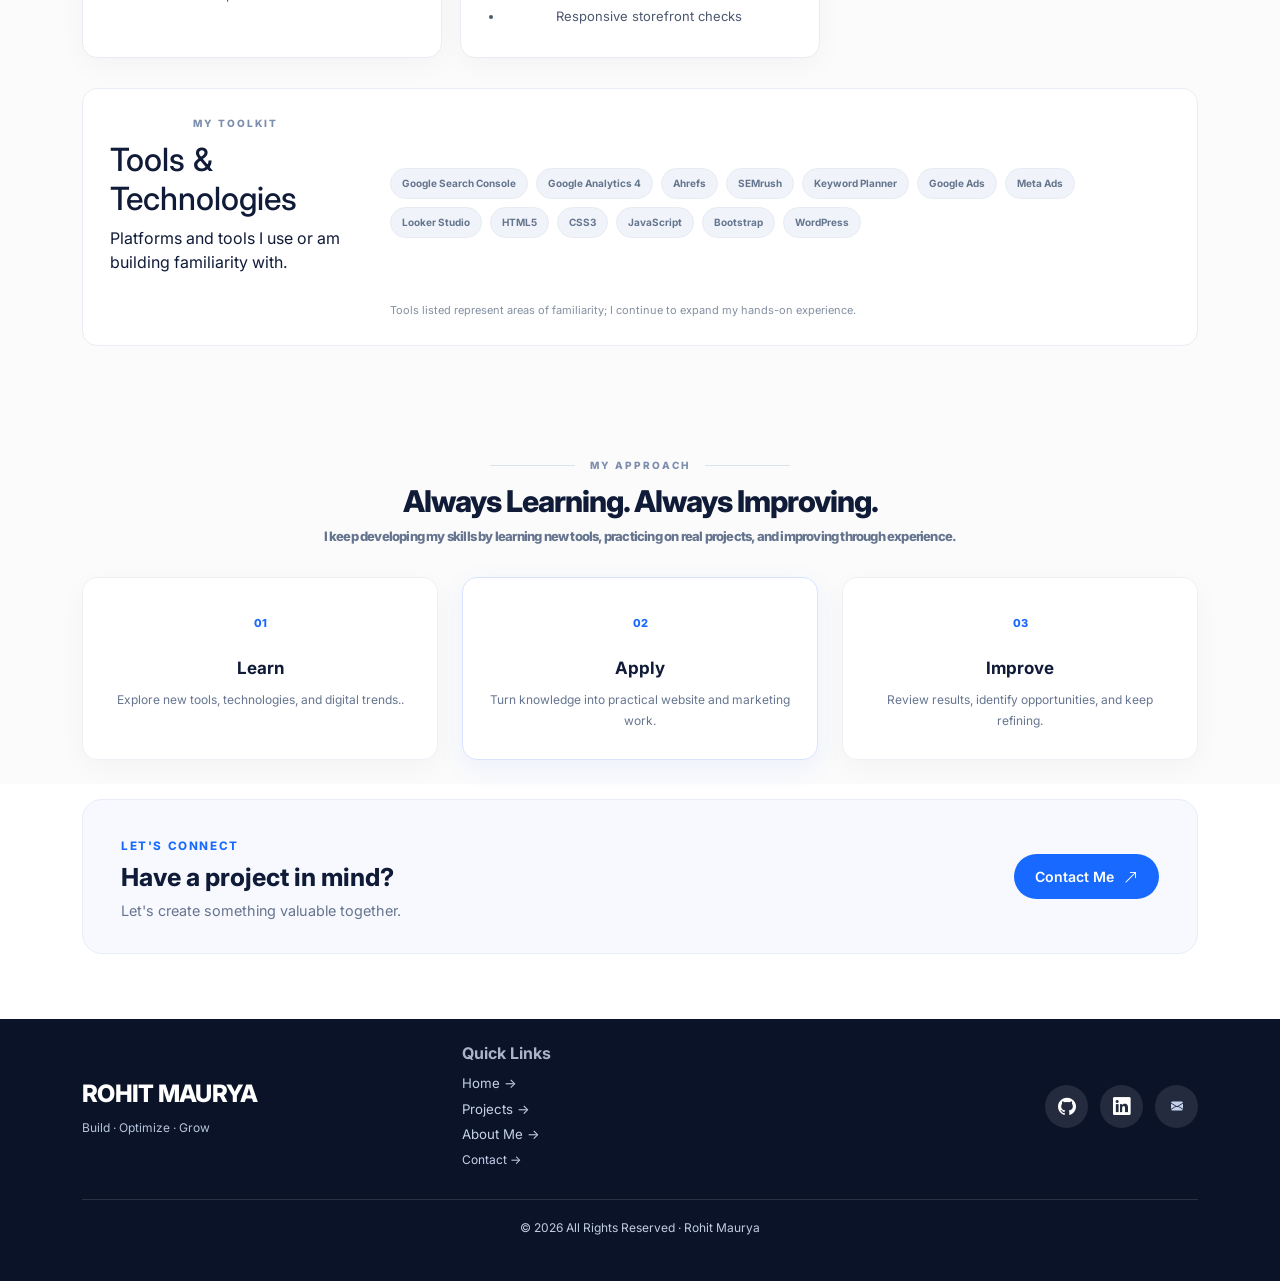
<file: skill.html>
<!DOCTYPE html>
<html lang="en">

<head>
    <meta charset="UTF-8">
    <meta name="viewport" content="width=device-width, initial-scale=1.0">
    <!-- google analytics -->
    <script async src="https://www.googletagmanager.com/gtm.js?id=GTM-5DVDJTVV"></script>
    <script>
        window.dataLayer = window.dataLayer || [];
        function gtag() { dataLayer.push(arguments); }
        gtag('js', new Date());
    </script>
    <!-- google analytics -->

    <!-- SEO Title -->
    <title>My Skills | SEO, Digital Marketing & Web Development – Rohit Maurya</title>

    <!-- Meta Description -->
    <meta name="description"
        content="Explore my professional skills in SEO, digital marketing, keyword research, technical SEO, Google Analytics, HTML, CSS, JavaScript, and responsive web development.">

    <!-- Search Engine Indexing -->
    <meta name="robots" content="index, follow">

    <!-- Canonical URL -->
    <link rel="canonical" href="https://rohitmaurya.co.in/skill.html">

    <!-- Keywords for content planning; Google does not use meta keywords -->
    <meta name="author" content="Rohit Maurya">

    <!-- Open Graph / Social Sharing -->
    <meta property="og:title" content="Rohit Maurya | SEO Executive & Digital Marketing Professional">
    <meta property="og:description" content="Discover my work in SEO, digital marketing and web development.">
    <meta property="og:url" content="https://rohitmaurya.co.in/skill.html">
    <meta property="og:type" content="website">
    <meta property="og:image" content="https://rohitmaurya.co.in/images/og-image.jpg">

    <!-- Theme -->
    <meta name="theme-color" content="#111827">

    <!-- Bootstrap 5 -->
    <link href="https://cdn.jsdelivr.net/npm/bootstrap@5.3.3/dist/css/bootstrap.min.css" rel="stylesheet">
    <!-- Bootstrap Icons -->
    <link href="https://cdn.jsdelivr.net/npm/bootstrap-icons@1.11.3/font/bootstrap-icons.min.css" rel="stylesheet">
    <!-- Google Fonts -->
    <link href="https://fonts.googleapis.com/css2?family=Inter:wght@400;500;600;700;800&display=swap" rel="stylesheet">
    <!-- css -->
    <link rel="stylesheet" href="style.css">

    <link rel="icon" type="image/png" href="/image/fav.svg">
</head>

<body>

    <!-- Navbar -->
    <nav class="navbar navbar-expand-lg fixed-top" id="mainNav">
        <div class="container">
            <a class="navbar-brand" href="/index.html">
                ROHIT <span>MAURYA</span>
            </a>

            <button class="navbar-toggler" type="button" data-bs-toggle="collapse" data-bs-target="#navMenu"
                aria-controls="navMenu" aria-expanded="false" aria-label="Toggle navigation">
                <span class="navbar-toggler-icon"></span>
            </button>

            <div class="collapse navbar-collapse" id="navMenu">
                <ul class="navbar-nav ms-auto">
                    <li class="nav-item"><a class="nav-link  " href="/index.html">Home</a></li>
                    <li class="nav-item"><a class="nav-link" href="/aboutme.html">About Me</a></li>
                    <li class="nav-item"><a class="nav-link active" href="/skill.html">Skills</a></li>
                    <li class="nav-item"><a class="nav-link" href="/projects.html">Projects</a></li>
                    <li class="nav-item"><a class="nav-link" href="/contact.html">Contact Me</a></li>
                </ul>
            </div>
        </div>
    </nav>

    <main>
        <header class="page-hero">
            <div class="container hero-inner">
                <div class="eyebrow"><span class="status-dot"></span> MY EXPERTISE & TOOLKIT</div>
                <h1>Skills that turn ideas <span>into impact.</span></h1>
                <p class="hero-copy">A growing mix of SEO, digital marketing, and web development skills — from
                    improving
                    search visibility to building websites with WordPress and Shopify.</p>
            </div>
        </header>

        <section class="skills-section section-space" id="skills">
            <div class="container">
                <div class="section-title">
                    <div class="title-divider"></div>
                    <span>MY EXPERTISE
                    </span>
                    <div class="title-divider"></div>
                </div>

                <h2 class="section-heading">Areas I Work In</h2>

                <!--  -->
                <div class="skill-grid">
                    <article class="skill-card">
                        <div class="card-icon">01</div>
                        <h3>Digital Marketing</h3>
                        <p>Planning and executing online strategies that strengthen brand awareness, connect with the
                            right audience, and support business growth.</p>
                        <ul>
                            <li>Digital marketing strategy</li>
                            <li>Social media marketing</li>
                            <li>Content marketing</li>
                            <li>Google Ads &amp; PPC fundamentals</li>
                            <li>Email marketing</li>
                            <li>Competitor and market research</li>
                            <li>Performance analysis &amp; lead generation</li>
                        </ul>
                    </article>
                    <article class="skill-card featured">
                        <div class="card-icon">02</div>
                        <h3>Search Engine Optimization</h3>
                        <p>Improving website visibility and organic performance through relevant content, technical
                            improvements, and informed SEO decisions.</p>
                        <ul>
                            <li><strong>On-page:</strong> keyword research, metadata, headings, URLs, internal links,
                                image SEO and search intent</li>
                            <li><strong>Off-page:</strong> backlink research, outreach, guest posting and competitor
                                link analysis</li>
                            <li><strong>Technical:</strong> crawling, indexing, XML sitemaps, robots.txt, canonicals,
                                schema and redirects</li>
                            <li><strong>Performance:</strong> Core Web Vitals, speed and mobile optimization</li>
                            <li><strong>Analytics:</strong> Google Search Console, GA4, traffic and ranking reports</li>
                        </ul>
                    </article>
                    <article class="skill-card">
                        <div class="card-icon">03</div>
                        <h3>Web Development</h3>
                        <p>Building clean, responsive, user-friendly web pages and understanding the technical
                            foundations behind websites.</p>
                        <ul>
                            <li>HTML5 &amp; semantic structure</li>
                            <li>CSS3 &amp; modern layouts</li>
                            <li>JavaScript interactivity</li>
                            <li>Bootstrap &amp; responsive design</li>
                            <li>UI implementation from designs</li>
                            <li>Cross-browser compatibility</li>
                            <li>API and database integration fundamentals</li>
                            <li>Website speed and code optimization</li>
                        </ul>
                    </article>
                    <article class="skill-card">
                        <div class="card-icon">04</div>
                        <h3>CMS & WEBSITE BUILDING</h3>
                        <p>Building and managing content-driven websites.</p>
                        <ul>
                            <li>WordPress installation and setup</li>
                                <li>Theme customization</li>
                                <li>Page builder fundamentals</li>
                                <li>Plugin installation and configuration</li>
                                <li>Creating pages, posts and menus</li>
                                <li>Basic on-page SEO setup</li>
                                <li>Responsive website customization</li>
                                <li>Website updates and maintenance</li>
                        </ul>
                    </article>
                    <article class="skill-card">
                        <div class="card-icon">05</div>
                        <h3>E-COMMERCE<br>Shopify Website Development</h3>
                        <p>Setting up and customizing online stores</p>
                        <ul>
                            <li>Shopify store setup</li>
                                <li>Theme selection and customization</li>
                                <li>Product and collection management</li>
                                <li>Navigation and page creation</li>
                                <li>Homepage and product page setup</li>
                                <li>Basic store SEO</li>
                                <li>Store settings and payment setup fundamentals</li>
                                <li>Responsive storefront checks</li>
                        </ul>
                    </article>
                </div>
                <div class="tools-panel">
                    <div>
                        <p class="section-kicker">MY TOOLKIT</p>
                        <h2>Tools &amp; Technologies</h3>
                        <p>Platforms and tools I use or am building familiarity with.</p>
                    </div>
                    
                    <div class="tool-tags">
                        <span>Google Search Console</span>
                        <span>Google Analytics 4</span>
                        <span>Ahrefs</span>
                        <span>SEMrush</span>
                        <span>Keyword Planner</span>
                        <span>Google Ads</span>
                        <span>Meta Ads</span>
                        <span>Looker Studio</span>
                        <span>HTML5</span>
                        <span>CSS3</span>
                        <span>JavaScript</span>
                        <span>Bootstrap</span>
                        <span>WordPress</span>
                    </div>
                    
                    <p class="tool-note">Tools listed represent areas of familiarity; I continue to expand my hands-on
                        experience.</p>
                </div>
                <!--  -->
            </div>
        </section>
        <!-- end -->
        
        <!--  -->
          <section class="section-wrap journey-section">
      <div class="container">
        <div class="section-heading">
          <div class="section-kicker"><span></span> MY APPROACH <span></span></div>
          <h2>Always Learning. Always Improving.</h2>
          <p class="section-subtitle">I keep developing my skills by learning new tools, practicing on real projects, and improving through experience.</p>
        </div>
        <div class="row g-4">
          <div class="col-md-4">
            <article class="info-card h-100">
              <div class="number-chip">01</div>
              <h3>Learn</h3>
              <p>Explore new tools, technologies, and digital trends..</p>
            </article>
          </div>
          <div class="col-md-4">
            <article class="info-card featured-card h-100">
              <div class="number-chip">02</div>
              <h3>Apply</h3>
              <p>Turn knowledge into practical website and marketing work.</p>
            </article>
          </div>
          <div class="col-md-4">
            <article class="info-card h-100">
              <div class="number-chip">03</div>
              <h3>Improve</h3>
              <p>Review results, identify opportunities, and keep refining.</p>
            </article>
          </div>
        </div>
      </div>
    </section>

        <!--  -->
        

        <!-- Contact -->
        <section class="contact-strip" id="contact">
            <div class="container">
                <div class="contact-inner">
                    <div>
                        <span class="contact-eyebrow">LET'S CONNECT</span>
                        <h2>Have a project in mind?</h2>
                        <p>Let's create something valuable together.</p>
                    </div>

                    <a class="contact-button" href="/contact.html">
                        Contact Me <i class="bi bi-arrow-up-right"></i>
                    </a>
                </div>
            </div>
        </section>
    </main>


 

  <!-- Footer -->
    <footer class="footer">
        <div class="container">
            <div class="row align-items-center gy-4">
                <div class="col-md-4">
                    <a class="footer-brand" href="/index.html">
                        ROHIT <span>MAURYA</span>
                    </a>
                    <p class="footer-tagline">Build · Optimize · Grow</p>
                </div>


                <div class="col-md-4 footer-middle">
                    <h3>Quick Links</h3>
                    <a href="/index.html">Home →</a>
                    <a href="/projects.html">Projects →</a>
                    <a href="/aboutme.html">About Me →</a>
                    <a href="/contact.html">Contact →</a>
                </div>

                <div class="col-md-4">
                    <div class="social-links">
                        <a href="https://github.com/rohitmaurya06" aria-label="GitHub"><i class="bi bi-github"></i></a>
                        <a href="#" aria-label="LinkedIn"><i class="bi bi-linkedin"></i></a>
                        <a href="mailto:rohitmaurya0117@gmail.com" aria-label="Email">
                            <i class="bi bi-envelope-fill"></i>
                        </a>
                    </div>
                </div>
            </div>

            <div class="footer-bottom">
                <p>© <span id="year"></span> All Rights Reserved · Rohit Maurya</p>
            </div>
        </div>
    </footer>
     
    <script src="https://cdn.jsdelivr.net/npm/bootstrap@5.3.3/dist/js/bootstrap.bundle.min.js"></script>
    <script src="script.js"></script>
</body>

</html>
</file>
<file: style.css>
:root {
  --navy: #0d1935;
  --navy-light: #15264a;
  --blue: #1769ff;
  --text: #101b38;
  --muted: #66758f;
  --border: #e7ecf7;
  --light: #f5f8ff;
}

* {
  box-sizing: border-box;
}

html {
  scroll-behavior: smooth;
  scroll-padding-top: 90px;
}

body {
  margin: 0;
  font-family: "Inter", sans-serif;
  color: var(--text);
  background: #FBFBFB;
  overflow-x: hidden;
}

a {
  text-decoration: none;
}

section {
  scroll-margin-top: 80px;
}

/* NAVIGATION */

.navbar {
  min-height: 82px;
  padding: 15px 0;
  /* background: rgba(255, 255, 255, 0.94); */
  background:#1B98E00D ;
  backdrop-filter: blur(14px);
  transition: box-shadow 0.3s, padding 0.3s;
}

.navbar.scrolled {
  padding: 10px 0;
  box-shadow: 0 5px 25px rgba(13, 25, 53, 0.08);
}

.navbar-brand,
.footer-brand {
  color: var(--navy);
  font-size: 1.35rem;
  font-weight: 800;
  letter-spacing: -0.7px;
}

/* .navbar-brand span,
.footer-brand span {
  color: var(--blue);
} */

.navbar-nav {
  gap: 20px;
}

.nav-link {
  position: relative;
  color: var(--text);
  font-size: 0.87rem;
  font-weight: 600;
  padding: 12px 0 !important;
}

.nav-link:hover,
.nav-link.active {
  color: var(--blue);
}

.nav-link::after {
  position: absolute;
  content: "";
  left: 0;
  bottom: 4px;
  width: 0;
  height: 2px;
  background: var(--blue);
  transition: width 0.25s;
}

.nav-link:hover::after,
.nav-link.active::after {
  width: 100%;
}

.navbar-toggler:focus {
  box-shadow: 0 0 0 3px rgba(23, 105, 255, 0.15);
}

/* HERO SECTION */
/* herosection  */
.herosection {
  margin-top:auto;
   padding: 50px 10%;
   /* padding-top: 90px;
   padding-bottom: 30px; */
    border-radius:  20px 20px 120px 20px;
    background-color: #1B98E00D;
    box-shadow: 0 10px 6px rgba(14, 13, 13, 0.584);
    color: #010101;
}
 .hero-body {
    padding: 80px;
    text-align:justify;      
}
.hero-subtitle {
    font-size: 18px;
    color: #757373;
    margin-bottom: 10px;
}
.hero-title {
    font-size: 36px;
    font-weight: bold;
    margin-bottom: 25px;
}
.hero-content {
    font-size: 18px;
    line-height: 1.5;
    color: #4f4f4f;
}
.hero-btn{
  display: inline-flex;
  align-items: center;
  gap: 12px;
  color: rgb(0, 0, 0);
  border: 1px solid #438cff;
  border-radius: 30px;
  padding: 10px 19px;
  font-size: 0.87rem;
  font-weight: 600;
  transition: 0.25s ease;
}
 

/* herosection  */

/* .hero-section {
  padding-top: 100px;
  padding-bottom: 30px;
}

.hero-box {
  position: relative;
  overflow: hidden;
  min-height: 350px;
  padding: 35px 10%;
  display: flex;
  align-items: center;
  color: white;
  border-radius: 23px;
  background:
    radial-gradient(circle at 80% 35%, rgba(49, 93, 177, 0.2), transparent 32%),
    linear-gradient(120deg, #0d1935, #12264c);
  box-shadow: 0 12px 30px rgba(13, 25, 53, 0.12);
}

.hero-box::before,
.hero-box::after {
  position: absolute;
  content: "";
  border-radius: 50%;
  border: 1px solid rgba(255, 255, 255, 0.06);
  pointer-events: none;
}

.hero-box::before {
  width: 390px;
  height: 390px;
  right: -100px;
  top: -190px;
}

.hero-box::after {
  width: 300px;
  height: 300px;
  left: -190px;
  bottom: -200px;
}

.hero-copy {
  position: relative;
  z-index: 2;
}

.hero-subtitle {
  color: #cbd6e9;
  font-size: 0.9rem;
  margin-bottom: 15px;
}

.hero-subtitle span {
  color: #71a6ff;
  margin: 0 3px;
}

.hero-copy h1 {
  font-size: clamp(2.3rem, 4vw, 3.2rem);
  font-weight: 800;
  line-height: 1.16;
  letter-spacing: -1.6px;
  margin: 0;
}

.hero-copy h1 span {
  color: #438cff;
}

.blue-line {
  width: 62px;
  height: 5px;
  border-radius: 5px;
  background: #438cff;
  margin: 18px 0;
}

.hero-description {
  max-width: 520px;
  color: #d0daec;
  font-size: 0.9rem;
  line-height: 1.85;
  margin-bottom: 22px;
}

.hero-button {
  display: inline-flex;
  align-items: center;
  gap: 12px;
  color: white;
  border: 1px solid #438cff;
  border-radius: 30px;
  padding: 10px 19px;
  font-size: 0.87rem;
  font-weight: 600;
  transition: 0.25s ease;
}

.hero-button:hover {
  color: white;
  background: var(--blue);
  transform: translateY(-2px);
}

.portrait-area {
  position: relative;
  width: 270px;
  height: 270px;
  margin: auto;
  display: grid;
  place-items: center;
}

.portrait-circle {
  position: absolute;
  width: 220px;
  height: 220px;
  background: linear-gradient(135deg, #a7c7ff, #327bfa);
  border-radius: 50%;
}

.portrait-ring {
  position: absolute;
  width: 260px;
  height: 260px;
  border: 1px solid rgba(94, 145, 255, 0.4);
  border-radius: 50%;
}

.portrait {
  position: relative;
  z-index: 1;
  width: 205px;
  height: 245px;
  object-fit: cover;
  object-position: center top;
  border-radius: 0 0 100px 100px;
  -webkit-mask-image: linear-gradient(to bottom, black 85%, transparent);
  mask-image: linear-gradient(to bottom, black 85%, transparent);
}

.hero-dots {
  position: absolute;
  width: 40px;
  height: 40px;
  opacity: 0.9;
  background-image: radial-gradient(#4d8cff 2px, transparent 2px);
  background-size: 15px 15px;
}

.dots-left {
  top: 60px;
  left: 25px;
}

.dots-right {
  right: 25px;
  bottom: 45px;
} */

/* COMMON SECTION SPACING */

.section-space {
  padding: 65px 0;
}

/* ABOUT SECTION */

.about-section {
  padding-top: 50px;
  padding-bottom: 45px;
}

.about-label {
  display: inline-flex;
  align-items: center;
  gap: 15px;
  padding: 18px 22px;
  background: #edf3ff;
  border-radius: 27px;
}

.about-label > i {
  font-size: 2.1rem;
  color: var(--blue);
}

.about-label h2 {
  font-size: 1.3rem;
  font-weight: 750;
  margin: 0 0 5px;
}

.mini-line {
  display: block;
  height: 3px;
  width: 48px;
  background: var(--blue);
  border-radius: 5px;
}

.about-content {
  border-left: 1px solid #cbd8ef;
  padding-left: 34px;
}

.about-text {
  font-size: 1rem;
  line-height: 1.7;
  font-weight: 500;
  margin-bottom: 14px;
}

.text-link {
  display: inline-flex;
  align-items: center;
  gap: 8px;
  color: var(--blue);
  font-weight: 650;
  transition: gap 0.2s;
}

.text-link:hover {
  gap: 13px;
  color: #064fc9;
  color:whitesmoke
}

/* SECTION TITLES */

.section-title {
  display: flex;
  align-items: center;
  justify-content: center;
  gap: 20px;
  margin-bottom: 7px;
}

.section-title span {
  color: #6179ad;
  font-size: 0.75rem;
  font-weight: 700;
  letter-spacing: 2px;
  white-space: nowrap;
}

.title-divider {
  width: 135px;
  height: 1px;
  background: #d7e0f1;
}

.section-heading {
  text-align: center;
  font-size: clamp(1.7rem, 3vw, 2.1rem);
  font-weight: 800;
  letter-spacing: -0.8px;
  margin: 0 0 26px;
}

/* SKILLS */

.skills-section {
  padding-top: 25px;
  padding-bottom: 35px;
}

.skill-grid {
  margin-top: 12px;
}

.skill-card {
  min-height: 104px;
  height: 100%;
  display: flex;
  flex-direction: column;
  align-items: center;
  justify-content: center;
  gap: 10px;
  padding: 18px 12px;
  text-align: center;
  border: 1px solid var(--border);
  border-radius: 19px;
  background: linear-gradient(145deg, #fff, #fbfcff);
  box-shadow: 0 5px 12px rgba(13, 25, 53, 0.035);
  transition: transform 0.25s, box-shadow 0.25s, border-color 0.25s;
}

.skill-card:hover {
  transform: translateY(-5px);
  border-color: #bcd1ff;
  box-shadow: 0 12px 28px rgba(13, 25, 53, 0.08);
}

.skill-card > i {
  color: var(--blue);
  font-size: 1.9rem;
}

.skill-card h3 {
  font-size: 0.9rem;
  font-weight: 650;
  margin: 0;
}

/* PROJECTS */

.projects-section {
  padding-top: 5px;
  padding-bottom: 65px;
}

.project-grid {
  margin-top: 5px;
}

.project-card {
  height: 100%;
  overflow: hidden;
  background: #fff;
  border: 1px solid var(--border);
  border-radius: 17px;
  box-shadow: 0 5px 18px rgba(13, 25, 53, 0.025);
  transition: transform 0.3s, box-shadow 0.3s;
}

.project-card:hover {
  transform: translateY(-5px);
  box-shadow: 0 15px 35px rgba(13, 25, 53, 0.09);
}

.project-visual {
  position: relative;
  height: 215px;
  display: flex;
  align-items: center;
  justify-content: center;
  overflow: hidden;
}

.web-visual {
  background: linear-gradient(130deg, #dce8ff, #edf3ff);
}

.marketing-visual {
  background: linear-gradient(130deg, #f0e8ff, #e4eaff);
}

.visual-circle {
  position: absolute;
  width: 200px;
  height: 200px;
  right: -35px;
  top: 15px;
  border-radius: 50%;
  background: rgba(91, 134, 255, 0.12);
}

.project-visual img {
  position: relative;
  z-index: 1;
  width: 76%;
  height: 175px;
  object-fit: cover;
  border-radius: 8px;
  box-shadow: 0 12px 25px rgba(13, 25, 53, 0.16);
  transition: transform 0.4s;
}

.project-card:hover .project-visual img {
  transform: scale(1.04);
}

.project-content {
  padding: 17px 24px 22px;
}

.project-content h3 {
  font-size: 1.15rem;
  font-weight: 750;
  margin-bottom: 6px;
}

.project-content p {
  color: #536582;
  font-size: 0.88rem;
  line-height: 1.65;
  margin-bottom: 12px;
}

.project-link {
  display: inline-flex;
  align-items: center;
  gap: 8px;
  color: var(--blue);
  font-size: 0.88rem;
  font-weight: 650;
  transition: gap 0.2s;
}

.project-link:hover {
  gap: 13px;
  color: #064fc9;
}

/* CONTACT STRIP */

.contact-strip {
  padding: 15px 0 65px;
  background: #fff;
}

.contact-inner {
  display: flex;
  align-items: center;
  justify-content: space-between;
  gap: 25px;
  padding: 32px 38px;
  border: 1px solid var(--border);
  border-radius: 20px;
  background: #f7f9ff;
}

.contact-eyebrow {
  color: var(--blue);
  font-size: 0.73rem;
  font-weight: 750;
  letter-spacing: 1.6px;
}

.contact-inner h2 {
  font-size: 1.55rem;
  font-weight: 750;
  margin: 7px 0;
}

.contact-inner p {
  color: var(--muted);
  font-size: 0.9rem;
  margin: 0;
}

.contact-button {
  display: inline-flex;
  align-items: center;
  gap: 10px;
  flex-shrink: 0;
  padding: 12px 21px;
  border-radius: 30px;
  background: var(--blue);
  color: white;
  font-size: 0.88rem;
  font-weight: 600;
  transition: 0.25s;
}

.contact-button:hover {
  color: white;
  background: #0752d8;
  transform: translateY(-2px);
}

/* FOOTER */

.footer {
  padding: 35px 0 0;
  color: #fff;
  background:
    radial-gradient(ellipse at 15% 100%, #1b3056, transparent 42%),
    var(--navy);
}

.footer-brand {
  color: #fff;
  font-size: 1.5rem;
}

.footer-tagline {
  color: #b5c4dd;
  font-size: 0.83rem;
  margin: 7px 0 0;
}

.footer-middle {
  display: flex;
  flex-direction: column;
  gap: 6px;
}

.footer-middle h3 {
  font-size: 1rem;
  font-weight: 700;
  margin-bottom: 4px;
}

.footer-middle a {
  color: #c5d2e7;
  font-size: 0.83rem;
  transition: color 0.2s;
}

.footer-middle a:hover {
  color: #70a7ff;
}

.social-links {
  display: flex;
  justify-content: flex-end;
  gap: 12px;
}

.social-links a {
  width: 43px;
  height: 43px;
  display: grid;
  place-items: center;
  border-radius: 50%;
  background: rgba(255, 255, 255, 0.1);
  color: white;
  font-size: 1.1rem;
  transition: background 0.25s, transform 0.25s;
}

.social-links a:hover {
  background: var(--blue);
  transform: translateY(-4px);
}

.footer-bottom {
  text-align: center;
  margin-top: 30px;
  padding: 19px 0;
  border-top: 1px solid rgba(255, 255, 255, 0.12);
}

.footer-bottom p {
  margin: 0;
  color: #c1cde0;
  font-size: 0.8rem;
}

/* RESPONSIVE */

@media (max-width: 991.98px) {
  .navbar-nav {
    gap: 4px;
    padding: 12px 0;
  }

  .nav-link::after {
    display: none;
  }

  .hero-box {
    padding: 35px 7%;
  }

  .portrait-area {
    width: 235px;
    height: 235px;
  }

  .portrait-ring {
    width: 220px;
    height: 220px;
  }

  .portrait-circle {
    width: 190px;
    height: 190px;
  }

  .portrait {
    width: 175px;
    height: 215px;
  }

  .about-label {
    margin-bottom: 8px;
  }

  .about-content {
    padding-left: 20px;
  }

  .project-visual {
    height: 195px;
  }

  .project-visual img {
    height: 155px;
  }
}

@media (max-width: 767.98px) {
  .hero-section {
    padding-top: 95px;
  }

  .hero-box {
    padding: 35px 24px;
  }

  .hero-copy h1 {
    font-size: clamp(2.15rem, 8vw, 3rem);
  }

  .hero-description {
    font-size: 0.87rem;
  }

  .portrait-area {
    margin-bottom: 10px;
  }

  .about-section {
    padding-top: 35px;
  }

  .about-content {
    border-left: 0;
    padding-left: 12px;
  }

  .about-text {
    font-size: 0.94rem;
  }

  .title-divider {
    width: 65px;
  }

  .section-heading {
    margin-bottom: 20px;
  }

  .skill-card {
    min-height: 115px;
  }

  .project-content {
    padding: 18px;
  }

  .contact-inner {
    align-items: flex-start;
    flex-direction: column;
    padding: 27px 23px;
  }

  .footer-middle {
    margin-top: 5px;
  }

  .social-links {
    justify-content: flex-start;
  }
}

@media (max-width: 400px) {
  .navbar-brand {
    font-size: 1.15rem;
  }

  .hero-box {
    padding: 30px 19px;
  }

  .hero-subtitle {
    font-size: 0.76rem;
  }

  .skill-card h3 {
    font-size: 0.78rem;
  }

  .section-title {
    gap: 12px;
  }

  .title-divider {
    width: 38px;
  }

  .project-visual {
    height: 175px;      
  }

  .project-visual img {
    height: 140px;
  }
}

@media (prefers-reduced-motion: reduce) {
  html {
    scroll-behavior: auto;
  }

  *,
  *::before,
  *::after {
    transition-duration: 0.01ms !important;
  }
}

/* new css */
 
#projects{
  padding-top:50px;

}
.hero-note {
    font-size: 13px;
    color: #64748b;
    letter-spacing: .3px
}

.dot {
    display: inline-block;
    width: 8px;
    height: 8px;
    border-radius: 50%;
    background: #27b47e;
    margin-right: 9px
}
/* skills */
.skill-grid {
    display: grid;
    grid-template-columns: repeat(3, 1fr);
    gap: 18px;
    align-items: stretch
}

.skill-card {
    background: #fff;
    border: 1px solid #e8edf4;
    border-radius: 15px;
    padding: 27px 25px;
    box-shadow: 0 8px 28px rgba(16, 26, 53, .035)
}

.skill-card.featured {
    border-color: #b9ceff;
    box-shadow: 0 12px 34px rgba(38, 108, 255, .09)
}

.card-icon {
    width: 42px;
    height: 42px;
    display: grid;
    place-items: center;
    border-radius: 12px;
    background: #edf3ff;
    color: #246bff;
    font-size: 13px;
    font-weight: 800
}

.skill-card h3,
.tools-panel h3 {
    font-size: 20px;
    margin: 17px 0 9px;
    letter-spacing: -.5px
}

.skill-card p {
    font-size: 14px;
    color: #68758a;
    min-height: 90px
}

.skill-card ul {
    padding-left: 18px;
    margin: 17px 0 0;
    color: #4c5870;
    font-size: 13px
}

.skill-card li {
    padding: 4px 0
}
/* skills */
.tools-panel {
    margin-top: 30px;
    background: #fff;
    border: 1px solid #e8edf4;
    border-radius: 15px;
    padding: 27px;
    display: grid;
    grid-template-columns: 250px 1fr;
    gap: 12px 30px;
    align-items: center
}

.tools-panel h3 {
    margin: 0
}

.tool-tags,
.strengths {
    display: flex;
    flex-wrap: wrap;
    gap: 9px
}

.tool-tags span,
.strengths span {
    font-size: 12px;
    font-weight: 600;
    color: #42516b;
    background: #f1f4f9;
    border: 1px solid #e7ebf2;
    padding: 7px 11px;
    border-radius: 30px
}

.tool-note {
    grid-column: 2;
    color: #8490a2;
    font-size: 11px;
    margin: 0
}

.approach-grid {
    align-items: start
}

.strengths {
    margin-top: 24px
}

 

    

.footer {
    padding: 25px 0;
    background: #0b1328;
    color: #aab4c8
}

.footer-inner {
    display: flex;
    justify-content: space-between;
    align-items: center;
    gap: 20px
}

.footer .brand {
    color: #fff;
    font-size: 17px
}

.footer p,
.footer a:last-child {
    font-size: 12px
}

.footer a:last-child {
    color: #c5d2ed
}
/* media quries */
@media(max-width:900px) {
    .nav-links {
        gap: 18px
    }

    .skill-grid,
    .project-grid {
        grid-template-columns: 1fr 1fr
    }

    .skill-card:last-child {
        grid-column: span 2
    }

    .about-grid,
    .approach-grid {
        gap: 40px
    }

    .tools-panel {
        grid-template-columns: 1fr
    }

    .tool-note {
        grid-column: 1
    }
}

@media(max-width:680px) {
    .container {
        width: min(100% - 38px, 560px)
    }

    .site-header {
        height: 72px
    }

    .brand {
        font-size: 20px
    }

    .menu-toggle {
        display: block
    }

    .nav-links {
        display: none;
        position: absolute;
        top: 71px;
        left: 0;
        right: 0;
        background: #fff;
        padding: 18px 24px 24px;
        box-shadow: 0 14px 20px rgba(16, 26, 53, .08);
        flex-direction: column;
        align-items: flex-start;
        gap: 14px
    }

    .nav-links.open {
        display: flex
    }

    .hero {
        min-height: 620px;
        border-radius: 0 0 0 65px
    }

    .hero-inner {
        padding-top: 0;
        padding-bottom: 60px
    }

    .eyebrow {
        font-size: 14px
    }

    .eyebrow span {
        padding: 0 3px
    }

    .hero h1 {
        font-size: 43px
    }

    .hero-copy {
        font-size: 16px
    }

    .hero-actions {
        gap: 17px;
        flex-wrap: wrap
    }

    .hero-note {
        margin-top: 35px
    }

    .section {
        padding: 72px 0
    }

    .about-grid,
    .approach-grid {
        grid-template-columns: 1fr;
        gap: 22px
    }

    .section h2,
    .contact-section h2 {
        font-size: 35px
    }

    .skill-grid,
    .project-grid {
        grid-template-columns: 1fr
    }

    .skill-card:last-child {
        grid-column: auto
    }

    .skill-card p,
    .project-card p {
        min-height: 0
    }

    .tools-panel {
        padding: 22px
    }

    .contact-section {
        padding: 75px 0
    }

    .footer-inner {
        flex-direction: column;
        align-items: flex-start;
        gap: 7px
    }

    .footer p {
        margin: 0
    }
}

.reveal {
    opacity: 0;
    transform: translateY(18px);
    transition: opacity .65s ease, transform .65s ease
}

.reveal.is-visible {
    opacity: 1;
    transform: translateY(0)
}

@media(prefers-reduced-motion:reduce) {
    html {
        scroll-behavior: auto
    }

    .reveal {
        opacity: 1;
        transform: none;
        transition: none
    }
}
/* media quries */

/* aboutme.html */
.page-hero {
   background: #eef6fb;
   min-height: 340px;
   margin-top:auto;
   padding: 50px 10%;
   border-radius: 0 0 76px 0;
   box-shadow: 0 7px 5px rgba(18, 28, 48, .38);
   display: flex;
   align-items: center;
 }

 .hero-inner {
   padding-top: 55px;
   padding-bottom: 65px;
 }

 .eyebrow {
   color: #71839a;
   font-size: 12px;
   margin-bottom: 12px;
 }

 .status-dot {
   display: inline-block;
   width: 7px;
   height: 7px;
   margin-right: 8px;
   border-radius: 50%;
   background: #25b88a;
 }

 .page-hero h1 {
   font-size: clamp(38px, 5vw, 54px);
   font-weight: 800;
   letter-spacing: -2px;
   margin: 0 0 12px;
 }

 /* .page-hero h1 span {
   color: var(--blue);
 } */

 .hero-copy {
   max-width: 690px;
   color: #687891;
   font-size: 15px;
   line-height: 1.7;
   margin-bottom: 22px;
 }

 .hero-btn {
   font-size: 12px;
   font-weight: 700;
   padding: 10px 17px;
   border-color: #a9c8ff;
   color: var(--blue);
 }

 .hero-btn:hover {
   background: var(--blue);
   border-color: var(--blue);
 }

 .section-wrap {
   padding: 72px 0 24px;
 }

 .about-section {
   padding-top: 66px;
 }

 .section-label {
   display: inline-flex;
   align-items: center;
   gap: 12px;
   background: var(--pale-blue);
   color: var(--ink);
   border-radius: 20px;
   padding: 17px 20px;
   font-size: 13px;
   font-weight: 800;
   letter-spacing: .5px;
 }

 .label-icon {
   display: grid;
   place-items: center;
   width: 28px;
   height: 28px;
   color: var(--blue);
   background: white;
   border-radius: 50%;
   font-size: 12px;
 }

 .about-copy {
   border-left: 1px solid #dce5f1;
   padding-left: 28px;
 }

 .about-copy h2 {
   font-size: 19px;
   line-height: 1.55;
   font-weight: 600;
   margin: 0 0 15px;
 }

 .about-copy p {
   color: #43516c;
   font-size: 14px;
   line-height: 1.75;
   margin-bottom: 12px;
 }

 .section-heading {
   text-align: center;
   margin: 5px auto 30px;
 }

 .section-kicker {
   display: flex;
   align-items: center;
   justify-content: center;
   gap: 15px;
   color: #7c8eae;
   font-size: 10px;
   font-weight: 800;
   letter-spacing: 2px;
   margin-bottom: 10px;
 }

 .section-kicker span {
   width: 85px;
   height: 1px;
   background: #d9e2ef;
 }

 .section-heading h2 {
   font-size: 30px;
   font-weight: 800;
   letter-spacing: -1px;
   margin-bottom: 8px;
 }

 .section-subtitle {
   color: var(--muted);
   font-size: 13px;
 }

 .info-card,
 .expertise-card {
   background: #fff;
   border: 1px solid #edf1f6;
   border-radius: 15px;
   padding: 28px 25px;
   box-shadow: 0 8px 28px rgba(20, 38, 70, .035);
   text-align: center;
 }

 .featured-card {
   border-color: #d8e4ff;
   box-shadow: 0 8px 28px rgba(36, 104, 255, .07);
 }

 .number-chip {
   display: grid;
   place-items: center;
   width: 34px;
   height: 34px;
   margin: 0 auto 18px;
   border-radius: 11px;
   color: var(--blue);
   background: var(--pale-blue);
   font-size: 11px;
   font-weight: 800;
 }

 .info-card h3,
 .expertise-card h3 {
   font-size: 17px;
   font-weight: 700;
   margin-bottom: 12px;
 }

 .info-card p,
 .expertise-card p {
   color: var(--muted);
   font-size: 12px;
   line-height: 1.7;
   margin: 0;
 }

 .expertise-section {
   padding-top: 60px;
 }

 .expertise-card {
   text-align: left;
   padding: 28px 25px;
 }

 .expertise-icon {
   display: grid;
   place-items: center;
   width: 40px;
   height: 40px;
   border-radius: 12px;
   color: var(--blue);
   background: var(--pale-blue);
   font-size: 20px;
   font-weight: 700;
   margin-bottom: 18px;
 }

 .expertise-card p {
   min-height: 64px;
   margin-bottom: 17px;
 }

 .expertise-card ul {
   padding-left: 17px;
   margin: 0;
   color: #687891;
   font-size: 11px;
   line-height: 1.65;
 }

 .expertise-card li {
   padding-left: 2px;
   margin-bottom: 6px;
 }

 .expertise-card li::marker {
   color: #52627d;
 }

 .expertise-card strong {
   color: #35445f;
 }

 .toolkit-box {
   display: grid;
   grid-template-columns: 220px 1fr;
   gap: 20px;
   align-items: center;
   margin-top: 25px;
   padding: 25px;
   background: white;
   border: 1px solid #edf1f6;
   border-radius: 15px;
 }

 .toolkit-intro span,
 .blue-kicker {
   color: var(--blue);
   font-size: 10px;
   font-weight: 800;
   letter-spacing: 1.2px;
 }

 .toolkit-intro h3 {
   font-size: 17px;
   margin: 8px 0 0;
 }

 .tool-tags {
   display: flex;
   flex-wrap: wrap;
   gap: 8px;
 }

 .tool-tags span {
   border-radius: 20px;
   background: #f0f4fa;
   color: #66758e;
   padding: 7px 11px;
   font-size: 10px;
   font-weight: 700;
 }

 .tool-tags small {
   flex-basis: 100%;
   color: #9aa6b8;
   font-size: 10px;
   margin-top: 5px;
 }

 .closing-section {
   padding: 55px 0 65px;
 }

 .contact-banner {
   display: flex;
   justify-content: space-between;
   align-items: center;
   gap: 25px;
   padding: 30px;
   background: #f2f6ff;
   border: 1px solid #e9efff;
   border-radius: 18px;
 }

 .contact-banner h2 {
   font-size: 23px;
   font-weight: 800;
   margin: 7px 0 5px;
 }

 .contact-banner p {
   color: var(--muted);
   font-size: 13px;
   margin: 0;
 }

 .contact-btn {
   padding: 12px 20px;
   font-size: 12px;
   font-weight: 700;
   background: var(--blue);
   border-color: var(--blue);
 }

 .site-footer {
   background: #0c152d;
   color: #fff;
   padding: 23px 0;
 }

 .footer-brand {
   color: white;
   text-decoration: none;
 }

 .site-footer p {
   color: #9eabc2;
   font-size: 10px;
   margin: 0;
 }

 .back-top {
   color: #c4cde0;
   text-decoration: none;
   font-size: 10px;
 }

 .back-top:hover {
   color: white;
 }

 @media (max-width: 767.98px) {
   .page-hero {
     min-height: auto;
     border-radius: 0 0 42px 0;
   }

   .hero-inner {
     padding-top: 55px;
     padding-bottom: 55px;
   }

   .section-wrap {
     padding-top: 50px;
   }

   .about-copy {
     border-left: 0;
     border-top: 1px solid #dce5f1;
     padding: 22px 0 0;
   }

   .section-label {
     margin-bottom: 2px;
   }

   .toolkit-box {
     grid-template-columns: 1fr;
   }

   .contact-banner {
     align-items: flex-start;
     flex-direction: column;
   }

   .section-heading h2 {
     font-size: 26px;
   }
 }
/* aboutme.html */
 
/* contact.html  */
.contact-form {
    padding-top: 8%;
    padding-bottom: 65px;
     
}
/* contact.html  */
@media (max-width: 767.98px) {
    .contact-form {
        padding-top: 15%;
        padding-bottom: 65px;
         
    }
}
</file>
